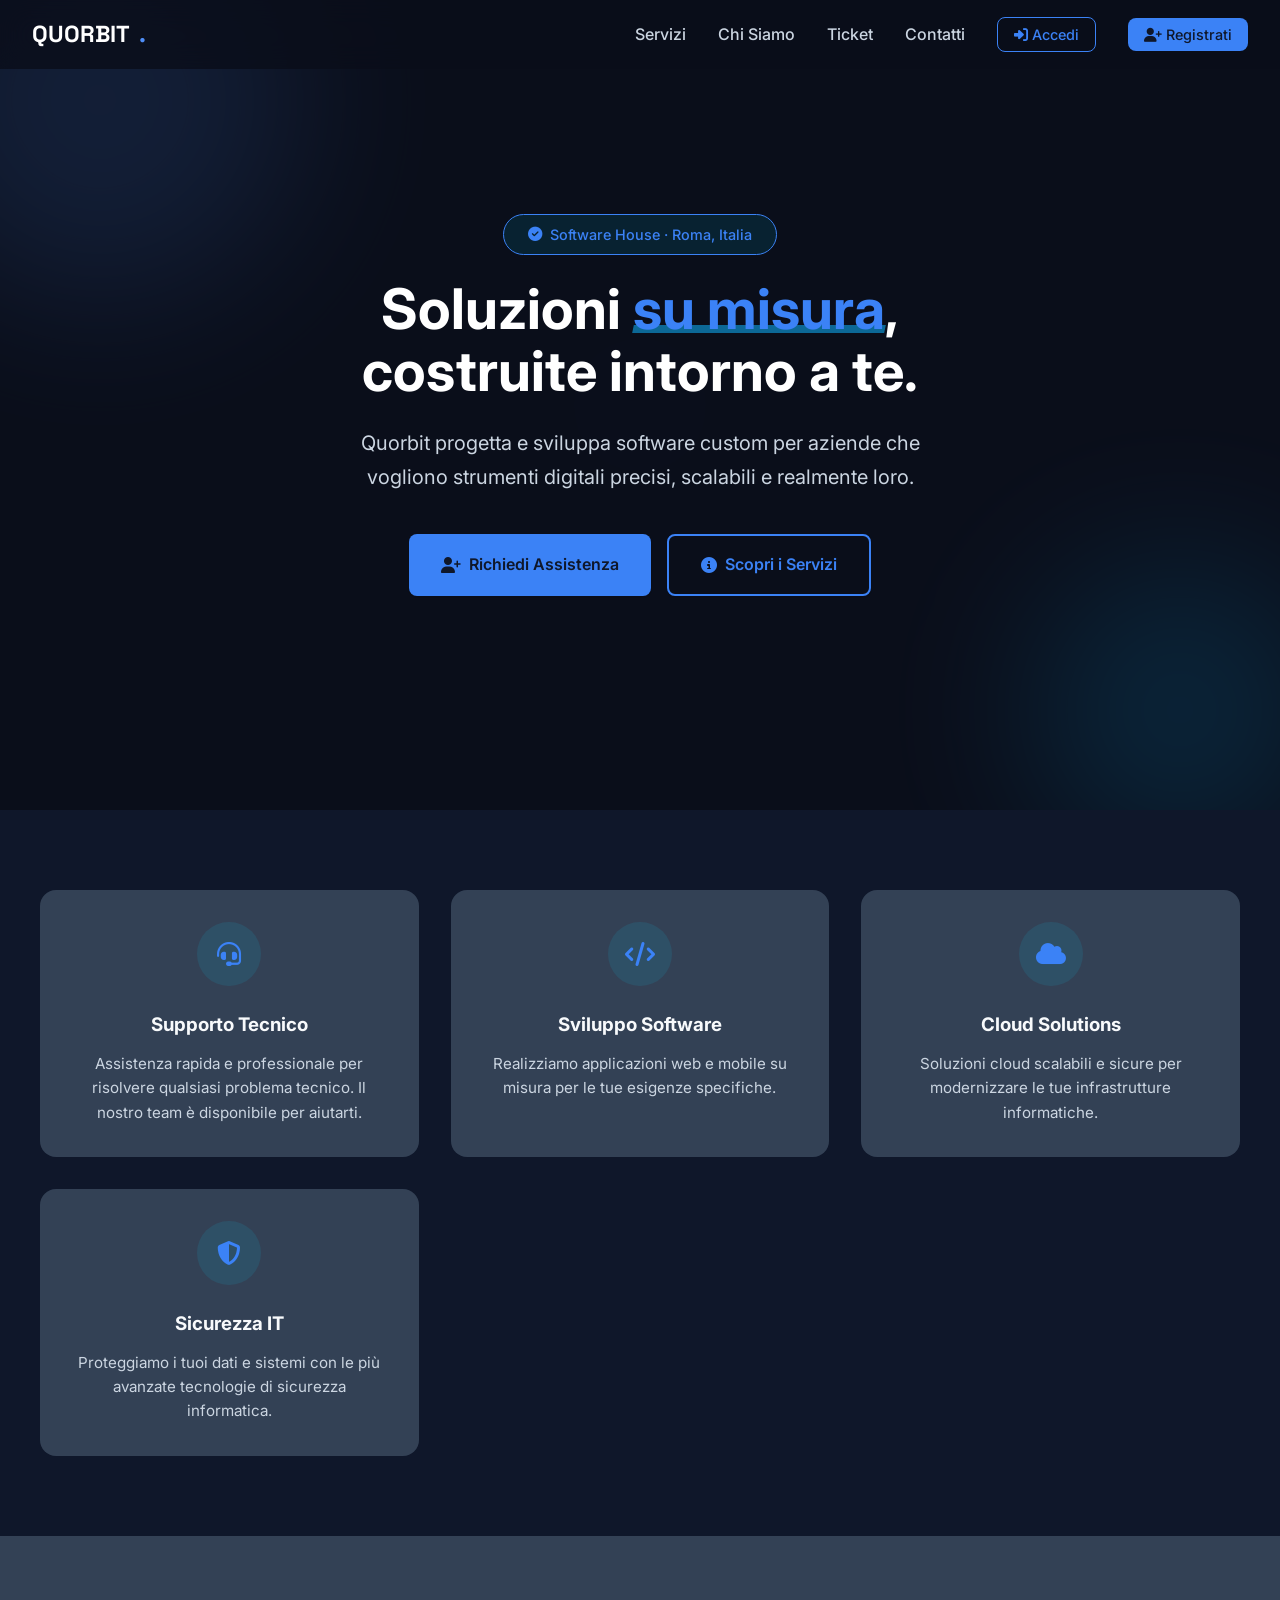
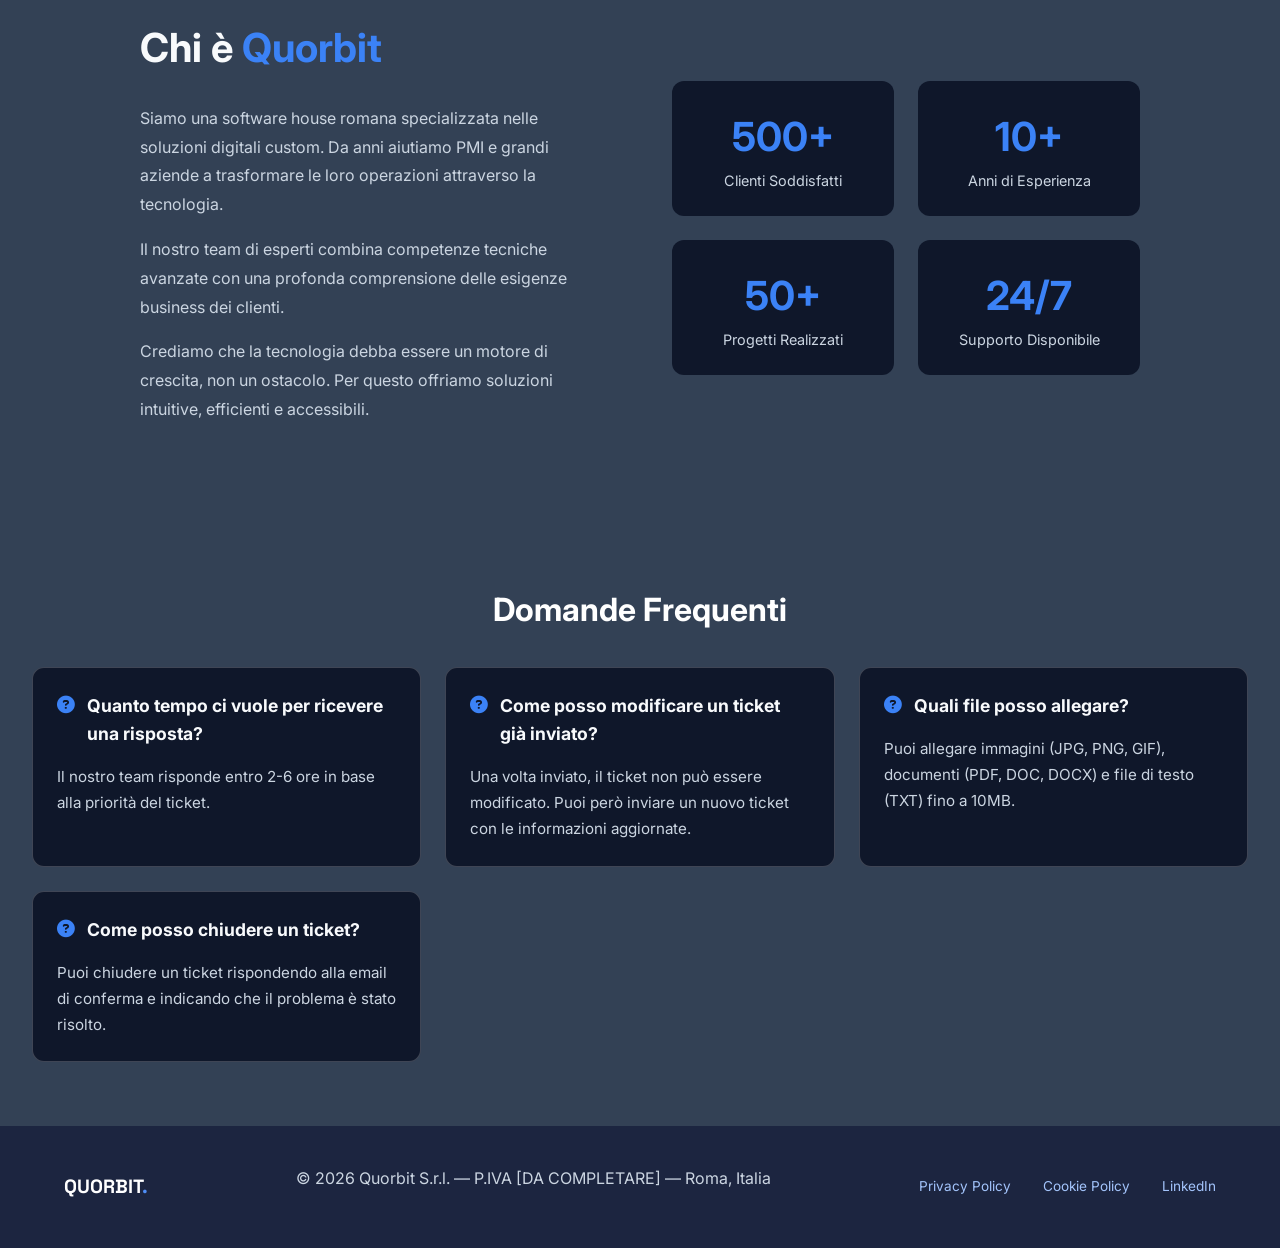
<file: index.html>
<!DOCTYPE html>
<html lang="it">
<head>
    <meta charset="UTF-8">
    <meta name="viewport" content="width=device-width, initial-scale=1.0">
    <title>Quorbit – Custom Solutions. Precise Orbit.</title>
    <meta name="description" content="Quorbit - Software house romana. Sviluppiamo soluzioni digitali custom, automazione processi e applicazioni web su misura per la tua azienda.">
    <meta name="keywords" content="quorbit, software, sviluppo, assistenza, IT, consulenza, Roma">
    <meta property="og:title" content="Quorbit – Custom Solutions. Precise Orbit.">
    <meta property="og:description" content="Software house romana specializzata in soluzioni digitali custom">
    <meta property="og:type" content="website">
    <meta name="twitter:card" content="summary_large_image">
    <link href="https://fonts.googleapis.com/css2?family=Space+Grotesk:wght@400;500;600;700;800&family=Inter:wght@300;400;500;600&family=JetBrains+Mono:wght@400;500&display=swap" rel="stylesheet">
    <link rel="stylesheet" href="css/style.css">
    <link rel="preconnect" href="https://fonts.googleapis.com">
    <link rel="preconnect" href="https://fonts.gstatic.com" crossorigin>
    <link href="https://fonts.googleapis.com/css2?family=Inter:wght@400;500;600;700&display=swap" rel="stylesheet">
    <link rel="stylesheet" href="https://cdnjs.cloudflare.com/ajax/libs/font-awesome/6.5.1/css/all.min.css">
    <style>
        /* Override CSS variables for this page */
        :root {
            --orbit-blue: #4F8EF7;
            --deep-space: #0A0E1A;
            --midnight-navy: #1C2540;
            --stellar-light: #A3C4FB;
            --pure-white: #FFFFFF;
            --card-bg: #111827;
        }
        body {
            background: var(--deep-space);
            color: var(--pure-white);
            font-family: 'Inter', sans-serif;
        }
        .landing-hero {
            min-height: 90vh;
            display: flex;
            flex-direction: column;
            justify-content: center;
            align-items: center;
            text-align: center;
            padding: 2rem;
            position: relative;
            overflow: hidden;
        }
        .landing-hero .hero-bg-elements {
            position: absolute;
            inset: 0;
            z-index: 0;
        }
        .landing-hero .hero-content {
            position: relative;
            z-index: 1;
            max-width: 800px;
        }
        .landing-hero .company-badge {
            display: inline-flex;
            align-items: center;
            gap: 0.5rem;
            background: rgba(0, 212, 255, 0.1);
            border: 1px solid var(--accent);
            padding: 0.5rem 1.5rem;
            border-radius: 50px;
            color: var(--accent);
            font-size: 0.9rem;
            font-weight: 500;
            margin-bottom: 1.5rem;
        }
        .landing-hero h1 {
            font-size: 3.5rem;
            line-height: 1.1;
            margin-bottom: 1.5rem;
        }
        .landing-hero h1 .highlight {
            color: var(--accent);
        }
        .landing-hero .subtitle {
            font-size: 1.25rem;
            color: var(--text-light);
            margin-bottom: 2.5rem;
            line-height: 1.7;
        }
        .landing-cta {
            display: flex;
            gap: 1rem;
            justify-content: center;
            flex-wrap: wrap;
        }
        .landing-cta .btn {
            padding: 1rem 2rem;
            font-size: 1rem;
            border-radius: 8px;
        }
        .landing-cta .btn-primary {
            background: var(--accent);
            color: var(--primary-dark);
        }
        .landing-cta .btn-primary:hover {
            background: #00b8e0;
        }
        .landing-cta .btn-outline {
            background: transparent;
            border: 2px solid var(--accent);
            color: var(--accent);
        }
        .landing-cta .btn-outline:hover {
            background: rgba(0, 212, 255, 0.1);
        }
        /* Features Section */
        .features-section {
            padding: 5rem 2rem;
            background: var(--primary-dark);
        }
        .features-grid {
            display: grid;
            grid-template-columns: repeat(auto-fit, minmax(280px, 1fr));
            gap: 2rem;
            max-width: 1200px;
            margin: 0 auto;
        }
        .feature-card {
            background: var(--bg-white);
            padding: 2rem;
            border-radius: 16px;
            text-align: center;
            transition: transform 0.3s ease;
        }
        .feature-card:hover {
            transform: translateY(-5px);
        }
        .feature-card .feature-icon {
            width: 64px;
            height: 64px;
            background: rgba(0, 212, 255, 0.1);
            border-radius: 50%;
            display: flex;
            align-items: center;
            justify-content: center;
            margin: 0 auto 1.5rem;
            color: var(--accent);
            font-size: 1.5rem;
        }
        .feature-card h3 {
            color: var(--text-dark);
            margin-bottom: 0.75rem;
        }
        .feature-card p {
            color: var(--text-light);
            font-size: 0.95rem;
            line-height: 1.6;
        }
        /* About Section */
        .about-section {
            padding: 5rem 2rem;
            background: var(--bg-white);
        }
        .about-container {
            max-width: 1000px;
            margin: 0 auto;
            display: grid;
            grid-template-columns: 1fr 1fr;
            gap: 4rem;
            align-items: center;
        }
        .about-content h2 {
            font-size: 2.5rem;
            margin-bottom: 1.5rem;
            color: var(--text-dark);
        }
        .about-content h2 span {
            color: var(--accent);
        }
        .about-content p {
            color: var(--text-light);
            line-height: 1.8;
            margin-bottom: 1rem;
        }
        .about-stats {
            display: grid;
            grid-template-columns: repeat(2, 1fr);
            gap: 1.5rem;
        }
        .stat-item {
            background: var(--primary-dark);
            padding: 1.5rem;
            border-radius: 12px;
            text-align: center;
        }
        .stat-item .stat-number {
            font-size: 2.5rem;
            font-weight: 700;
            color: var(--accent);
        }
        .stat-item .stat-label {
            color: var(--text-light);
            font-size: 0.9rem;
        }
        /* Contact CTA */
        .contact-cta {
            padding: 5rem 2rem;
            background: linear-gradient(135deg, var(--primary-dark) 0%, #002a30 100%);
            text-align: center;
        }
        .contact-cta h2 {
            font-size: 2.5rem;
            margin-bottom: 1rem;
            color: var(--text-dark);
        }
        .contact-cta p {
            color: var(--text-light);
            margin-bottom: 2rem;
            font-size: 1.1rem;
        }
        @media (max-width: 768px) {
            .landing-hero h1 {
                font-size: 2.5rem;
            }
            .about-container {
                grid-template-columns: 1fr;
                gap: 2rem;
            }
        }
    </style>
</head>
<body>
    <a href="#main-content" class="skip-link">Salta al contenuto principale</a>

    <header class="header">
        <nav class="nav">
            <a href="index.html" class="logo">
                QUORBIT<span class="dot">.</span>
            </a>
            <button class="hamburger" aria-label="Apri menu">
                <span></span><span></span><span></span>
            </button>
            <ul class="nav-links" id="nav-links">
                <li><a href="#servizi">Servizi</a></li>
                <li><a href="#chi-siamo">Chi Siamo</a></li>
                <li><a href="#ticket">Ticket</a></li>
                <li><a href="#contatti">Contatti</a></li>
                <li id="nav-login"><a href="login.html" class="btn-login">Accedi</a></li>
                <li id="nav-register"><a href="registrazione.html" class="btn-register">Registrati</a></li>
            </ul>
        </nav>
    </header>

    <main id="main-content">
        <!-- Hero Section -->
        <section class="hero landing-hero">
            <div class="hero-bg-elements">
                <div class="hero-blob hero-blob-1"></div>
                <div class="hero-blob hero-blob-2"></div>
                <div class="hero-blob hero-blob-3"></div>
            </div>
            <div class="hero-content">
                <div class="company-badge">
                    <i class="fas fa-check-circle"></i>
                    <span>Software House · Roma, Italia</span>
                </div>
                <h1>Soluzioni <span class="highlight">su misura</span>,<br>costruite intorno a te.</h1>
                <p class="subtitle">Quorbit progetta e sviluppa software custom per aziende che vogliono strumenti digitali precisi, scalabili e realmente loro.</p>
                <div class="landing-cta">
                    <a href="registrazione.html" class="btn btn-primary">
                        <i class="fas fa-user-plus"></i> Richiedi Assistenza
                    </a>
                    <a href="#servizi" class="btn btn-outline">
                        <i class="fas fa-info-circle"></i> Scopri i Servizi
                    </a>
                </div>
            </div>
        </section>

        <!-- Features Section -->
        <section id="servizi" class="features-section">
            <div class="features-grid">
                <div class="feature-card fade-in">
                    <div class="feature-icon">
                        <i class="fas fa-headset"></i>
                    </div>
                    <h3>Supporto Tecnico</h3>
                    <p>Assistenza rapida e professionale per risolvere qualsiasi problema tecnico. Il nostro team è disponibile per aiutarti.</p>
                </div>
                <div class="feature-card fade-in">
                    <div class="feature-icon">
                        <i class="fas fa-code"></i>
                    </div>
                    <h3>Sviluppo Software</h3>
                    <p>Realizziamo applicazioni web e mobile su misura per le tue esigenze specifiche.</p>
                </div>
                <div class="feature-card fade-in">
                    <div class="feature-icon">
                        <i class="fas fa-cloud"></i>
                    </div>
                    <h3>Cloud Solutions</h3>
                    <p>Soluzioni cloud scalabili e sicure per modernizzare le tue infrastrutture informatiche.</p>
                </div>
                <div class="feature-card fade-in">
                    <div class="feature-icon">
                        <i class="fas fa-shield-alt"></i>
                    </div>
                    <h3>Sicurezza IT</h3>
                    <p>Proteggiamo i tuoi dati e sistemi con le più avanzate tecnologie di sicurezza informatica.</p>
                </div>
            </div>
        </section>

        <!-- About Section -->
        <section id="chi-siamo" class="about-section">
            <div class="about-container">
                <div class="about-content">
                    <h2>Chi è <span>Quorbit</span></h2>
                    <p>Siamo una software house romana specializzata nelle soluzioni digitali custom. Da anni aiutiamo PMI e grandi aziende a trasformare le loro operazioni attraverso la tecnologia.</p>
                    <p>Il nostro team di esperti combina competenze tecniche avanzate con una profonda comprensione delle esigenze business dei clienti.</p>
                    <p>Crediamo che la tecnologia debba essere un motore di crescita, non un ostacolo. Per questo offriamo soluzioni intuitive, efficienti e accessibili.</p>
                </div>
                <div class="about-stats">
                    <div class="stat-item">
                        <div class="stat-number">500+</div>
                        <div class="stat-label">Clienti Soddisfatti</div>
                    </div>
                    <div class="stat-item">
                        <div class="stat-number">10+</div>
                        <div class="stat-label">Anni di Esperienza</div>
                    </div>
                    <div class="stat-item">
                        <div class="stat-number">50+</div>
                        <div class="stat-label">Progetti Realizzati</div>
                    </div>
                    <div class="stat-item">
                        <div class="stat-number">24/7</div>
                        <div class="stat-label">Supporto Disponibile</div>
                    </div>
                </div>
            </div>
        </section>


        <!-- FAQ Section -->
        <section id="faq" class="faq-section">
            <h2>Domande Frequenti</h2>
            <div class="faq-grid">
                <article class="faq-item fade-in">
                    <h3><i class="fas fa-question-circle"></i> Quanto tempo ci vuole per ricevere una risposta?</h3>
                    <p>Il nostro team risponde entro 2-6 ore in base alla priorità del ticket.</p>
                </article>
                <article class="faq-item fade-in">
                    <h3><i class="fas fa-question-circle"></i> Come posso modificare un ticket già inviato?</h3>
                    <p>Una volta inviato, il ticket non può essere modificato. Puoi però inviare un nuovo ticket con le informazioni aggiornate.</p>
                </article>
                <article class="faq-item fade-in">
                    <h3><i class="fas fa-question-circle"></i> Quali file posso allegare?</h3>
                    <p>Puoi allegare immagini (JPG, PNG, GIF), documenti (PDF, DOC, DOCX) e file di testo (TXT) fino a 10MB.</p>
                </article>
                <article class="faq-item fade-in">
                    <h3><i class="fas fa-question-circle"></i> Come posso chiudere un ticket?</h3>
                    <p>Puoi chiudere un ticket rispondendo alla email di conferma e indicando che il problema è stato risolto.</p>
                </article>
            </div>
        </section>
    </main>

    <footer class="footer">
        <span class="footer-logo">QUORBIT<span class="dot">.</span></span>
        <p>© 2026 Quorbit S.r.l. — P.IVA [DA COMPLETARE] — Roma, Italia</p>
        <div class="footer-links">
            <a href="#">Privacy Policy</a>
            <a href="#">Cookie Policy</a>
            <a href="#">LinkedIn</a>
        </div>
    </footer>

    <script src="js/storage.js?v=20260306"></script>
    <script src="js/config.js?v=20260306"></script>
    <script src="js/api-client.js?v=20260306"></script>
    <script src="js/main.js?v=20260306"></script>
</body>
</html>
</file>
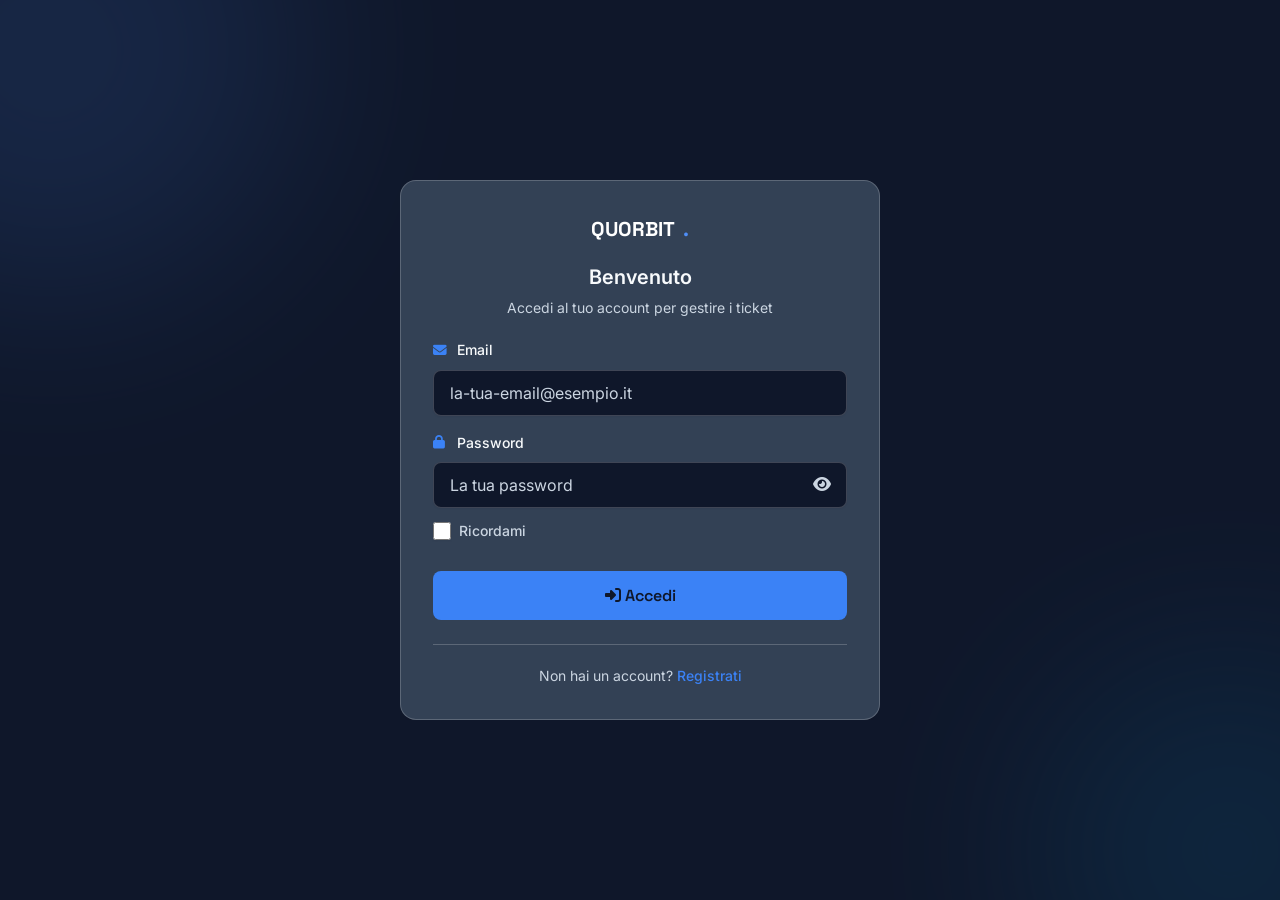
<file: dashboard.html>
<!DOCTYPE html>
<html lang="it">
<head>
    <meta charset="UTF-8">
    <meta name="viewport" content="width=device-width, initial-scale=1.0">
    <title>Dashboard - Quorbit</title>
    <meta name="description" content="Gestisci i tuoi ticket di assistenza Quorbit">
    <meta property="og:title" content="Dashboard - Quorbit">
    <meta property="og:type" content="website">
    <link rel="stylesheet" href="css/style.css">
    <link rel="stylesheet" href="css/dashboard.css">
    <link rel="preconnect" href="https://fonts.googleapis.com">
    <link rel="preconnect" href="https://fonts.gstatic.com" crossorigin>
    <link href="https://fonts.googleapis.com/css2?family=Space+Grotesk:wght@400;500;600;700;800&family=Inter:wght@300;400;500;600&family=JetBrains+Mono:wght@400;500&display=swap" rel="stylesheet">
    <link rel="stylesheet" href="https://cdnjs.cloudflare.com/ajax/libs/font-awesome/6.5.1/css/all.min.css">
    <style>
        :root {
            --orbit-blue: #4F8EF7;
            --deep-space: #0A0E1A;
            --midnight-navy: #1C2540;
            --stellar-light: #A3C4FB;
            --pure-white: #FFFFFF;
            --card-bg: #111827;
            --border: rgba(79,142,247,0.18);
        }
        body {
            background: var(--deep-space);
            color: var(--pure-white);
            font-family: 'Inter', sans-serif;
        }
    </style>
</head>
<body>
    <!-- Dashboard Header -->
    <header class="dashboard-header">
        <a href="dashboard.html" class="dashboard-brand">
            QUORBIT<span class="dot">.</span>
        </a>

        <div class="dashboard-user-menu">
            <button class="mobile-toggle" onclick="toggleSidebar()">
                <i class="fas fa-bars"></i>
            </button>
            <div class="dashboard-user-info" onclick="toggleUserDropdown()">
                <div class="user-avatar" id="user-avatar">U</div>
                <div class="user-details">
                    <span class="user-name" id="user-name">Utente</span>
                    <span class="user-email" id="user-email">utente@email.it</span>
                </div>
                <i class="fas fa-chevron-down" style="color: var(--text-light); font-size: 0.75rem;"></i>
            </div>
            <div class="user-dropdown" id="user-dropdown">
                <a href="profilo.html"><i class="fas fa-user"></i> Il mio Profilo</a>
                <a href="index.html"><i class="fas fa-home"></i> Torna al Sito</a>
                <div class="divider"></div>
                <button onclick="logout()"><i class="fas fa-sign-out-alt"></i> Esci</button>
            </div>
        </div>
    </header>

    <div class="dashboard-layout">
        <!-- Sidebar -->
        <aside class="dashboard-sidebar" id="sidebar">
            <nav class="sidebar-nav">
                <div class="sidebar-section">
                    <ul class="sidebar-menu">
                        <li><a href="dashboard.html" class="active"><i class="fas fa-ticket-alt"></i> I miei Ticket</a></li>
                        <li><a href="#" id="sidebar-new-ticket"><i class="fas fa-plus-circle"></i> Nuovo Ticket</a></li>
                    </ul>
                </div>
                <div class="sidebar-section">
                    <ul class="sidebar-menu">
                        <li><a href="profilo.html"><i class="fas fa-user-cog"></i> Profilo</a></li>
                        <li><a href="index.html"><i class="fas fa-question-circle"></i> FAQ</a></li>
                    </ul>
                </div>
            </nav>
        </aside>

        <!-- Main Content -->
        <main class="dashboard-main">
            <div class="dashboard-stats">
                <div class="stat-card">
                    <div class="stat-icon primary">
                        <i class="fas fa-ticket-alt"></i>
                    </div>
                    <div class="stat-content">
                        <div class="stat-value" id="stat-totali">0</div>
                        <div class="stat-label">Ticket Totali</div>
                    </div>
                </div>
                <div class="stat-card">
                    <div class="stat-icon info">
                        <i class="fas fa-folder-open"></i>
                    </div>
                    <div class="stat-content">
                        <div class="stat-value" id="stat-aperti">0</div>
                        <div class="stat-label">Aperti</div>
                    </div>
                </div>
                <div class="stat-card">
                    <div class="stat-icon warning">
                        <i class="fas fa-spinner"></i>
                    </div>
                    <div class="stat-content">
                        <div class="stat-value" id="stat-in-lavorazione">0</div>
                        <div class="stat-label">In Lavorazione</div>
                    </div>
                </div>
                <div class="stat-card">
                    <div class="stat-icon success">
                        <i class="fas fa-check-circle"></i>
                    </div>
                    <div class="stat-content">
                        <div class="stat-value" id="stat-risolti">0</div>
                        <div class="stat-label">Risolti</div>
                    </div>
                </div>
            </div>

            <div class="dashboard-content">
                <div class="content-header">
                    <h2>I tuoi Ticket</h2>
                    <div class="content-actions">
                        <div class="search-box">
                            <i class="fas fa-search"></i>
                            <input type="text" id="search-tickets" placeholder="Cerca ticket..." oninput="filterTickets()">
                        </div>
                        <select class="filter-select" id="filter-state" onchange="filterTickets()">
                            <option value="tutti">Tutti gli stati</option>
                            <option value="apertura">Aperti</option>
                            <option value="in-lavorazione">In lavorazione</option>
                            <option value="risolto">Risolti</option>
                        </select>
                        <select class="filter-select" id="filter-category" onchange="filterTickets()">
                            <option value="tutte">Tutte le categorie</option>
                            <option value="tecnico">Problema Tecnico</option>
                            <option value="fatturazione">Fatturazione</option>
                            <option value="account">Problema Account</option>
                            <option value="ordine">Stato Ordine</option>
                            <option value="altro">Altro</option>
                        </select>
                        <button id="show-create-ticket-form" class="btn">
                            <i class="fas fa-plus"></i> Nuovo
                        </button>
                    </div>
                </div>

                <!-- Ticket Creation Form Section -->
                <section id="ticket-form-section" class="ticket-form-section" style="display: none; padding: 2rem; background: var(--card-bg); border-radius: 12px; margin-bottom: 2rem;">
                    <h3>Crea nuovo ticket</h3>
                    <form id="ticket-form" class="ticket-form">
                        <div class="form-row">
                            <div class="form-group">
                                <label for="nome"><i class="fas fa-user"></i> Nome</label>
                                <input type="text" id="nome" name="nome" required placeholder="Il tuo nome">
                            </div>
                            <div class="form-group">
                                <label for="cognome"><i class="fas fa-user"></i> Cognome</label>
                                <input type="text" id="cognome" name="cognome" required placeholder="Il tuo cognome">
                            </div>
                        </div>

                        <div class="form-group">
                            <label for="email"><i class="fas fa-envelope"></i> Email</label>
                            <input type="email" id="email" name="email" required placeholder="la-tua-email@esempio.it">
                        </div>

                        <div class="form-group">
                            <label for="telefono"><i class="fas fa-phone"></i> Telefono (opzionale)</label>
                            <input type="tel" id="telefono" name="telefono" placeholder="+39 123 456 7890">
                        </div>

                        <div class="form-group">
                            <label for="categoria"><i class="fas fa-tag"></i> Categoria</label>
                            <select id="categoria" name="categoria" required>
                                <option value="">Seleziona una categoria</option>
                                <option value="tecnico">Problema Tecnico</option>
                                <option value="fatturazione">Fatturazione</option>
                                <option value="account">Problema Account</option>
                                <option value="ordine">Stato Ordine</option>
                                <option value="altro">Altro</option>
                            </select>
                        </div>

                        <div class="form-group">
                            <label for="priorita"><i class="fas fa-exclamation-circle"></i> Priorità</label>
                            <select id="priorita" name="priorita" required>
                                <option value="bassa">Bassa - Richiesta informativa</option>
                                <option value="media" selected>Media - Problema che non blocca l'attività</option>
                                <option value="alta">Alta - Problema urgente che blocca l'attività</option>
                            </select>
                        </div>

                        <div class="form-group">
                            <label for="oggetto"><i class="fas fa-heading"></i> Oggetto</label>
                            <input type="text" id="oggetto" name="oggetto" required placeholder="Breve descrizione del problema">
                        </div>

                        <div class="form-group">
                            <label for="messaggio"><i class="fas fa-comment-alt"></i> Descrizione del problema</label>
                            <textarea id="messaggio" name="messaggio" rows="6" required placeholder="Descrivi in dettaglio il problema..."></textarea>
                        </div>

                        <div class="form-group">
                            <label for="allegato"><i class="fas fa-paperclip"></i> Allegato (opzionale)</label>
                            <div class="file-upload">
                                <input type="file" id="allegato" name="allegato" accept=".jpg,.jpeg,.png,.gif,.pdf,.doc,.docx,.txt">
                                <label for="allegato" class="file-upload-label">
                                    <i class="fas fa-cloud-upload-alt"></i>
                                    <span>Scegli file o trascinalo qui</span>
                                </label>
                            </div>
                        </div>

                        <div class="form-group checkbox-group">
                            <input type="checkbox" id="privacy" name="privacy" required>
                            <label for="privacy">Ho letto e accetto la <a href="#">Privacy Policy</a></label>
                        </div>

                        <div class="form-actions">
                            <button type="submit" class="btn btn-submit">
                                <i class="fas fa-paper-plane"></i> Invia Ticket
                            </button>
                            <button type="button" id="cancel-ticket-form" class="btn btn-secondary">
                                <i class="fas fa-times"></i> Annulla
                            </button>
                        </div>
                    </form>

                    <div id="success-message" class="success-message" style="display: none;">
                        <div class="success-icon">
                            <i class="fas fa-check-circle"></i>
                        </div>
                        <h2>Ticket Inviato!</h2>
                        <p>Grazie per averci contattato. Il tuo ticket è stato registrato.</p>
                        <div class="ticket-id">
                            <span>Numero Ticket:</span>
                            <strong id="ticket-number"></strong>
                        </div>
                        <p class="success-note">Riceverai una conferma via email. Il nostro team ti risponderà entro 2-6 ore.</p>
                        <button type="button" class="btn" onclick="resetForm()">Invia un altro ticket</button>
                    </div>
                </section>

                <div class="ticket-list" id="ticket-list">
                    <!-- Ticket items will be rendered here -->
                </div>
            </div>
        </main>
    </div>

    <script src="js/storage.js"></script>
    <script src="js/config.js"></script>
    <script src="js/api-client.js"></script>
    <script src="js/dashboard.js"></script>
</body>
</html>
</file>
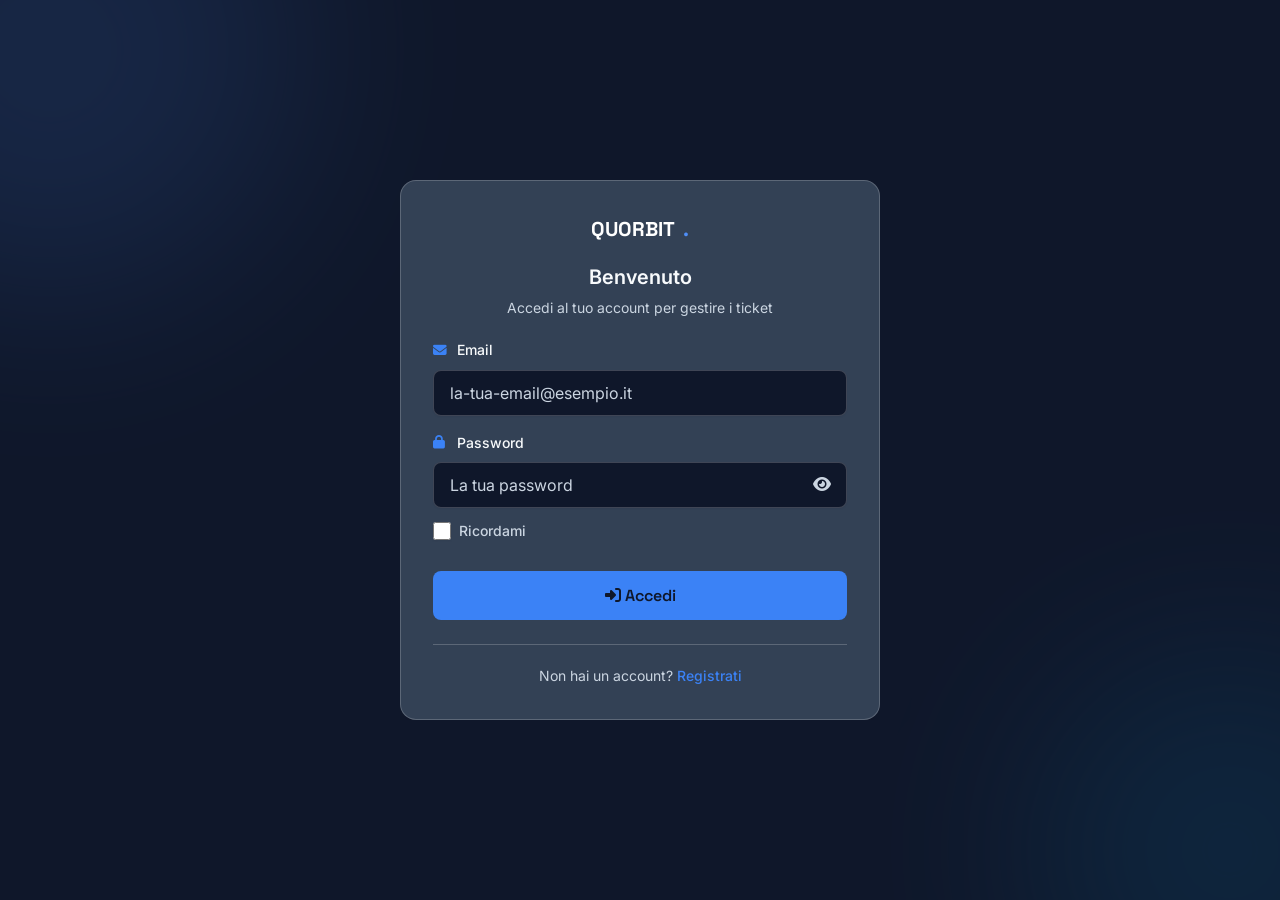
<file: login.html>
<!DOCTYPE html>
<html lang="it">
<head>
    <meta charset="UTF-8">
    <meta name="viewport" content="width=device-width, initial-scale=1.0">
    <title>Accedi - Quorbit</title>
    <meta name="description" content="Accedi al portale Quorbit per gestire i tuoi ticket di assistenza">
    <meta name="keywords" content="login, accesso, assistenza, supporto, quorbit">
    <meta property="og:title" content="Accedi - Quorbit">
    <meta property="og:description" content="Accedi al portale per gestire i tuoi ticket">
    <meta property="og:type" content="website">
    <meta name="twitter:card" content="summary_large_image">
    <link rel="stylesheet" href="css/style.css">
    <link rel="stylesheet" href="css/auth.css">
    <link rel="preconnect" href="https://fonts.googleapis.com">
    <link rel="preconnect" href="https://fonts.gstatic.com" crossorigin>
    <link href="https://fonts.googleapis.com/css2?family=Space+Grotesk:wght@400;500;600;700;800&family=Inter:wght@300;400;500;600&family=JetBrains+Mono:wght@400;500&display=swap" rel="stylesheet">
    <link rel="stylesheet" href="https://cdnjs.cloudflare.com/ajax/libs/font-awesome/6.5.1/css/all.min.css">
    <style>
        :root {
            --orbit-blue: #4F8EF7;
            --deep-space: #0A0E1A;
            --midnight-navy: #1C2540;
            --stellar-light: #A3C4FB;
            --pure-white: #FFFFFF;
            --card-bg: #111827;
            --border: rgba(79,142,247,0.18);
        }
        body {
            background: var(--deep-space);
            color: var(--pure-white);
            font-family: 'Inter', sans-serif;
        }
    </style>
</head>
<body class="auth-page">
    <div class="auth-bg-elements">
        <div class="auth-blob auth-blob-1"></div>
        <div class="auth-blob auth-blob-2"></div>
    </div>

    <div class="auth-container">
        <div class="auth-card">
            <div class="auth-header">
                <a href="index.html" class="auth-logo">
                    QUORBIT<span class="dot">.</span>
                </a>
                <h1>Benvenuto</h1>
                <p>Accedi al tuo account per gestire i ticket</p>
            </div>

            <div id="error-message" class="form-error"></div>

            <form id="login-form" class="auth-form">
                <div class="form-group">
                    <label for="email">
                        <i class="fas fa-envelope"></i> Email
                    </label>
                    <input type="email" id="email" name="email" required
                           placeholder="la-tua-email@esempio.it"
                           autocomplete="email">
                </div>

                <div class="form-group">
                    <label for="password">
                        <i class="fas fa-lock"></i> Password
                    </label>
                    <div class="password-input-wrapper">
                        <input type="password" id="password" name="password" required
                               placeholder="La tua password"
                               autocomplete="current-password">
                        <button type="button" class="toggle-password" onclick="togglePasswordVisibility('password')">
                            <i class="fas fa-eye"></i>
                        </button>
                    </div>
                </div>

                <div class="remember-me">
                    <input type="checkbox" id="remember" name="remember">
                    <label for="remember">Ricordami</label>
                </div>

                <button type="submit" class="btn-submit">
                    <i class="fas fa-sign-in-alt"></i> Accedi
                </button>
            </form>

            <div class="auth-footer">
                <p>Non hai un account? <a href="registrazione.html">Registrati</a></p>
            </div>
        </div>
    </div>

    <script src="js/storage.js?v=20260306"></script>
    <script src="js/config.js?v=20260306"></script>
    <script src="js/api-client.js?v=20260306"></script>
    <script src="js/auth.js?v=20260306"></script>
    <script>
        // Reindirizza se già loggato
        if (window.userManager && window.userManager.isLoggedIn()) {
            window.location.href = 'dashboard.html';
        }
    </script>
</body>
</html>
</file>
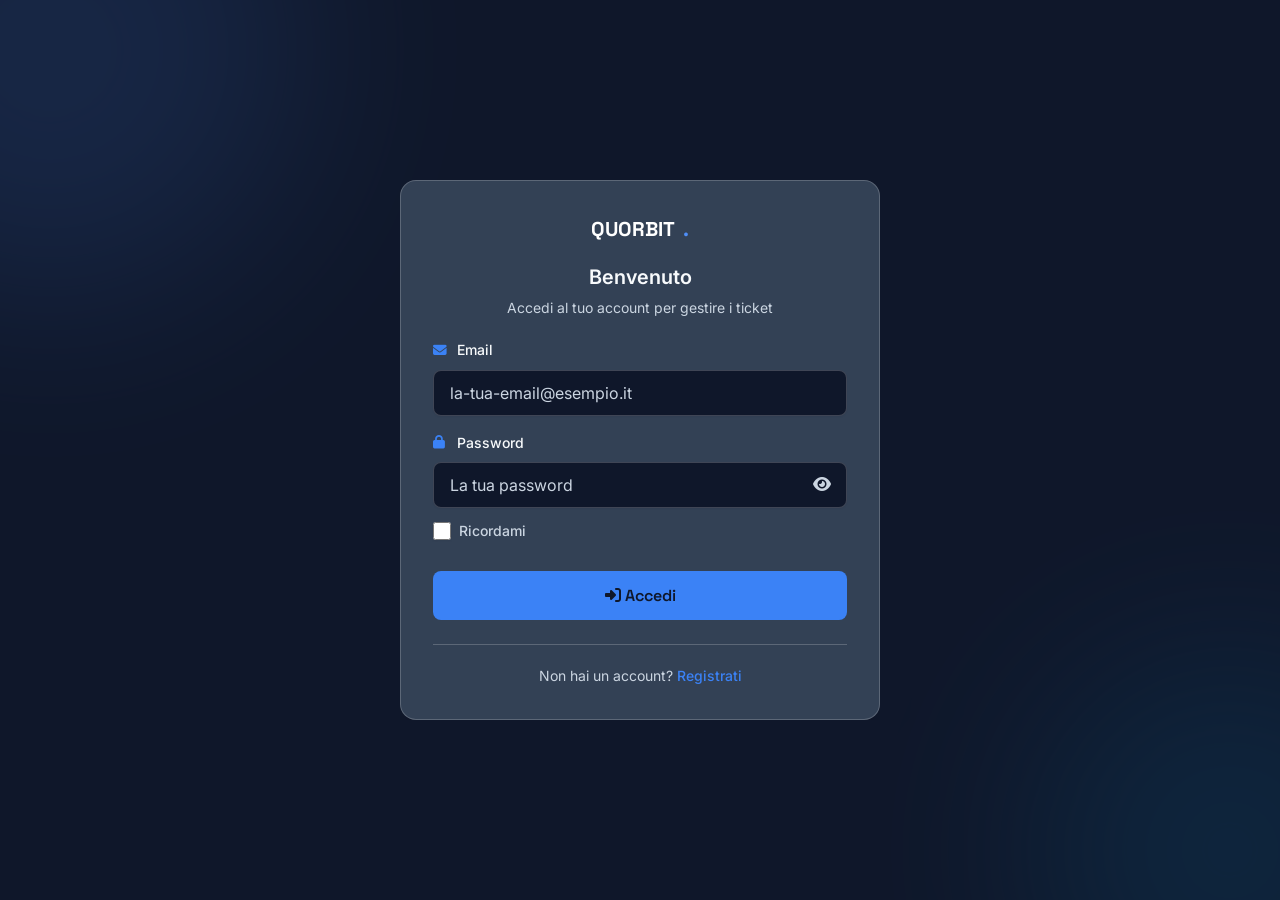
<file: profilo.html>
<!DOCTYPE html>
<html lang="it">
<head>
    <meta charset="UTF-8">
    <meta name="viewport" content="width=device-width, initial-scale=1.0">
    <title>Profilo - Quorbit</title>
    <meta name="description" content="Gestisci il tuo profilo utente Quorbit">
    <meta property="og:title" content="Profilo - Quorbit">
    <meta property="og:type" content="website">
    <link rel="stylesheet" href="css/style.css">
    <link rel="stylesheet" href="css/dashboard.css">
    <link rel="preconnect" href="https://fonts.googleapis.com">
    <link rel="preconnect" href="https://fonts.gstatic.com" crossorigin>
    <link href="https://fonts.googleapis.com/css2?family=Space+Grotesk:wght@400;500;600;700;800&family=Inter:wght@300;400;500;600&family=JetBrains+Mono:wght@400;500&display=swap" rel="stylesheet">
    <link rel="stylesheet" href="https://cdnjs.cloudflare.com/ajax/libs/font-awesome/6.5.1/css/all.min.css">
    <style>
        :root {
            --orbit-blue: #4F8EF7;
            --deep-space: #0A0E1A;
            --midnight-navy: #1C2540;
            --stellar-light: #A3C4FB;
            --pure-white: #FFFFFF;
            --card-bg: #111827;
            --border: rgba(79,142,247,0.18);
        }
        body {
            background: var(--deep-space);
            color: var(--pure-white);
            font-family: 'Inter', sans-serif;
        }
        .profile-page {
            max-width: 800px;
            margin: 0 auto;
            padding-top: 100px;
            padding-bottom: 2rem;
        }
        .profile-page .dashboard-content {
            margin-bottom: 2rem;
        }
    </style>
</head>
<body>
    <!-- Dashboard Header -->
    <header class="dashboard-header">
        <a href="dashboard.html" class="dashboard-brand">
            QUORBIT<span class="dot">.</span>
        </a>

        <div class="dashboard-user-menu">
            <a href="dashboard.html" class="btn" style="padding: 0.5rem 1rem; font-size: 0.85rem;">
                <i class="fas fa-arrow-left"></i> Dashboard
            </a>
            <div class="dashboard-user-info" onclick="toggleUserDropdown()">
                <div class="user-avatar" id="user-avatar">U</div>
                <div class="user-details">
                    <span class="user-name" id="user-name">Utente</span>
                    <span class="user-email" id="user-email">utente@email.it</span>
                </div>
                <i class="fas fa-chevron-down" style="color: var(--text-light); font-size: 0.75rem;"></i>
            </div>
            <div class="user-dropdown" id="user-dropdown">
                <a href="profilo.html"><i class="fas fa-user"></i> Il mio Profilo</a>
                <a href="index.html"><i class="fas fa-home"></i> Torna al Sito</a>
                <div class="divider"></div>
                <button onclick="logout()"><i class="fas fa-sign-out-alt"></i> Esci</button>
            </div>
        </div>
    </header>

    <main class="profile-page">
        <div id="message-container"></div>

        <!-- Info Profilo -->
        <section class="dashboard-content">
            <h3><i class="fas fa-user"></i> Informazioni Profilo</h3>
            <form id="profile-form" onsubmit="updateProfile(event)">
                <div class="profile-grid">
                    <div class="profile-field">
                        <label for="nome">Nome</label>
                        <input type="text" id="nome" name="nome" required>
                    </div>
                    <div class="profile-field">
                        <label for="cognome">Cognome</label>
                        <input type="text" id="cognome" name="cognome" required>
                    </div>
                    <div class="profile-field">
                        <label for="email">Email</label>
                        <input type="email" id="email" name="email" required>
                    </div>
                    <div class="profile-field">
                        <label for="telefono">Telefono</label>
                        <input type="tel" id="telefono" name="telefono" placeholder="+39 123 456 7890">
                    </div>
                </div>
                <button type="submit" class="btn" style="margin-top: 1.5rem;">
                    <i class="fas fa-save"></i> Salva Modifiche
                </button>
            </form>
        </section>

        <!-- Cambio Password -->
        <section class="dashboard-content">
            <h3><i class="fas fa-lock"></i> Cambia Password</h3>
            <form id="password-form" onsubmit="changePassword(event)">
                <div class="profile-grid">
                    <div class="profile-field">
                        <label for="old-password">Password Attuale</label>
                        <input type="password" id="old-password" name="old-password" required>
                    </div>
                    <div class="profile-field">
                        <label for="new-password">Nuova Password</label>
                        <input type="password" id="new-password" name="new-password" required>
                    </div>
                    <div class="profile-field">
                        <label for="confirm-password">Conferma Nuova Password</label>
                        <input type="password" id="confirm-password" name="confirm-password" required>
                    </div>
                </div>
                <button type="submit" class="btn" style="margin-top: 1.5rem;">
                    <i class="fas fa-key"></i> Cambia Password
                </button>
            </form>
        </section>

        <!-- Info Account -->
        <section class="dashboard-content">
            <h3><i class="fas fa-info-circle"></i> Informazioni Account</h3>
            <div class="profile-grid">
                <div class="profile-field">
                    <label>Data Registrazione</label>
                    <input type="text" id="data-registrazione" disabled>
                </div>
                <div class="profile-field">
                    <label>Ultimo Accesso</label>
                    <input type="text" id="ultimo-accesso" disabled>
                </div>
            </div>
        </section>
    </main>

    <script src="js/storage.js"></script>
    <script src="js/config.js"></script>
    <script src="js/api-client.js"></script>
    <script src="js/dashboard.js"></script>
    <script>
        // Carica dati utente
        document.addEventListener('DOMContentLoaded', () => {
            if (!window.userManager.isLoggedIn()) {
                window.location.href = 'login.html';
                return;
            }

            const user = window.userManager.getCurrentUser();
            if (user) {
                document.getElementById('nome').value = user.nome || '';
                document.getElementById('cognome').value = user.cognome || '';
                document.getElementById('email').value = user.email || '';
                document.getElementById('telefono').value = user.telefono || '';

                // Load avatar
                if (user.nome) {
                    document.getElementById('user-avatar').textContent = user.nome.charAt(0).toUpperCase();
                    document.getElementById('user-name').textContent = `${user.nome} ${user.cognome || ''}`;
                }
                document.getElementById('user-email').textContent = user.email || '';

                // Carica info account
                const userFull = window.userManager.getUserById(user.id);
                if (userFull) {
                    const dataReg = userFull.dataRegistrazione ? new Date(userFull.dataRegistrazione).toLocaleDateString('it-IT') : '-';
                    const ultimoAccesso = userFull.ultimoAccesso ? new Date(userFull.ultimoAccesso).toLocaleString('it-IT') : 'Primo accesso';

                    document.getElementById('data-registrazione').value = dataReg;
                    document.getElementById('ultimo-accesso').value = ultimoAccesso;
                }
            }
        });

        // Aggiorna profilo
        function updateProfile(e) {
            e.preventDefault();

            const user = window.userManager.getCurrentUser();
            if (!user) return;

            const result = window.userManager.updateProfile(user.id, {
                nome: document.getElementById('nome').value.trim(),
                cognome: document.getElementById('cognome').value.trim(),
                email: document.getElementById('email').value.trim(),
                telefono: document.getElementById('telefono').value.trim()
            });

            if (result.success) {
                showMessage('Profilo aggiornato con successo!', 'success');
                // Aggiorna UI
                document.getElementById('user-name').textContent = `${result.user.nome} ${result.user.cognome || ''}`;
                document.getElementById('user-email').textContent = result.user.email;
                document.getElementById('user-avatar').textContent = result.user.nome.charAt(0).toUpperCase();
            } else {
                showMessage(result.message, 'error');
            }
        }

        // Cambia password
        function changePassword(e) {
            e.preventDefault();

            const user = window.userManager.getCurrentUser();
            if (!user) return;

            const oldPassword = document.getElementById('old-password').value;
            const newPassword = document.getElementById('new-password').value;
            const confirmPassword = document.getElementById('confirm-password').value;

            if (newPassword !== confirmPassword) {
                showMessage('Le password non corrispondono', 'error');
                return;
            }

            if (newPassword.length < 8) {
                showMessage('La nuova password deve essere di almeno 8 caratteri', 'error');
                return;
            }

            const result = window.userManager.changePassword(user.id, oldPassword, newPassword);

            if (result.success) {
                showMessage('Password cambiata con successo!', 'success');
                document.getElementById('password-form').reset();
            } else {
                showMessage(result.message, 'error');
            }
        }

        // Mostra messaggio
        function showMessage(text, type) {
            const container = document.getElementById('message-container');
            container.innerHTML = `
                <div class="form-${type} show" style="margin-bottom: 1rem; max-width: 800px;">${text}</div>
            `;
            setTimeout(() => {
                container.innerHTML = '';
            }, 5000);
        }
    </script>
</body>
</html>
</file>
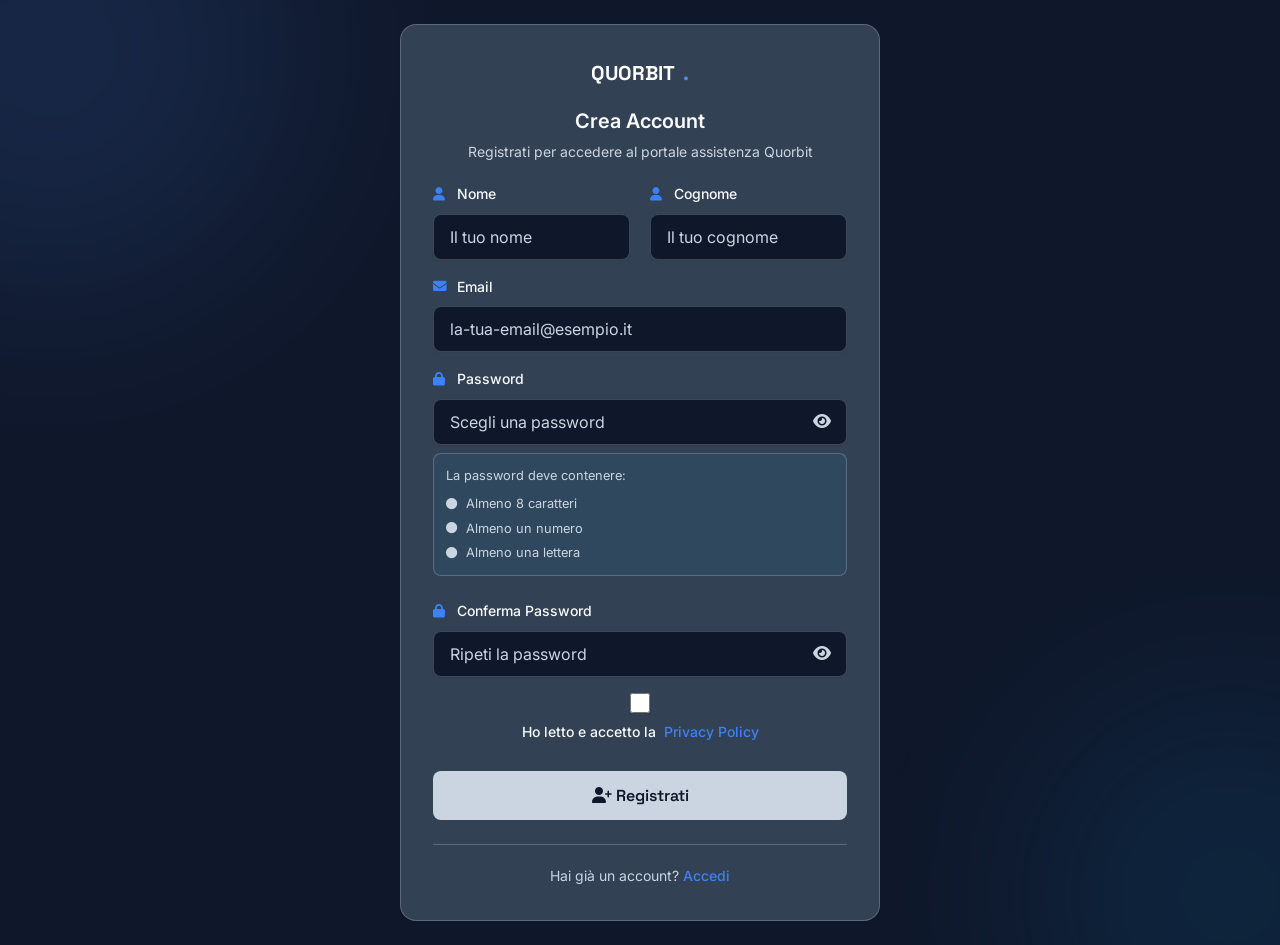
<file: registrazione.html>
<!DOCTYPE html>
<html lang="it">
<head>
    <meta charset="UTF-8">
    <meta name="viewport" content="width=device-width, initial-scale=1.0">
    <title>Registrati - Quorbit</title>
    <meta name="description" content="Registrati al portale Quorbit per richiedere assistenza">
    <meta name="keywords" content="registrazione, account, assistenza, supporto, quorbit">
    <meta property="og:title" content="Registrati - Quorbit">
    <meta property="og:description" content="Crea il tuo account per richiedere assistenza">
    <meta property="og:type" content="website">
    <meta name="twitter:card" content="summary_large_image">
    <link rel="stylesheet" href="css/style.css">
    <link rel="stylesheet" href="css/auth.css">
    <link rel="preconnect" href="https://fonts.googleapis.com">
    <link rel="preconnect" href="https://fonts.gstatic.com" crossorigin>
    <link href="https://fonts.googleapis.com/css2?family=Space+Grotesk:wght@400;500;600;700;800&family=Inter:wght@300;400;500;600&family=JetBrains+Mono:wght@400;500&display=swap" rel="stylesheet">
    <link rel="stylesheet" href="https://cdnjs.cloudflare.com/ajax/libs/font-awesome/6.5.1/css/all.min.css">
    <style>
        :root {
            --orbit-blue: #4F8EF7;
            --deep-space: #0A0E1A;
            --midnight-navy: #1C2540;
            --stellar-light: #A3C4FB;
            --pure-white: #FFFFFF;
            --card-bg: #111827;
            --border: rgba(79,142,247,0.18);
        }
        body {
            background: var(--deep-space);
            color: var(--pure-white);
            font-family: 'Inter', sans-serif;
        }
    </style>
</head>
<body class="auth-page">
    <div class="auth-bg-elements">
        <div class="auth-blob auth-blob-1"></div>
        <div class="auth-blob auth-blob-2"></div>
    </div>

    <div class="auth-container">
        <div class="auth-card">
            <div class="auth-header">
                <a href="index.html" class="auth-logo">
                    QUORBIT<span class="dot">.</span>
                </a>
                <h1>Crea Account</h1>
                <p>Registrati per accedere al portale assistenza Quorbit</p>
            </div>

            <div id="error-message" class="form-error"></div>
            <div id="success-message" class="form-success"></div>

            <form id="register-form" class="auth-form">
                <div class="form-row">
                    <div class="form-group">
                        <label for="nome">
                            <i class="fas fa-user"></i> Nome
                        </label>
                        <input type="text" id="nome" name="nome" required
                               placeholder="Il tuo nome"
                               autocomplete="given-name">
                    </div>

                    <div class="form-group">
                        <label for="cognome">
                            <i class="fas fa-user"></i> Cognome
                        </label>
                        <input type="text" id="cognome" name="cognome" required
                               placeholder="Il tuo cognome"
                               autocomplete="family-name">
                    </div>
                </div>

                <div class="form-group">
                    <label for="email">
                        <i class="fas fa-envelope"></i> Email
                    </label>
                    <input type="email" id="email" name="email" required
                           placeholder="la-tua-email@esempio.it"
                           autocomplete="email">
                </div>

                <div class="form-group">
                    <label for="password">
                        <i class="fas fa-lock"></i> Password
                    </label>
                    <div class="password-input-wrapper">
                        <input type="password" id="password" name="password" required
                               placeholder="Scegli una password"
                               autocomplete="new-password"
                               oninput="checkPasswordStrength(this.value)">
                        <button type="button" class="toggle-password" onclick="togglePasswordVisibility('password')">
                            <i class="fas fa-eye"></i>
                        </button>
                    </div>
                    <div class="password-requirements">
                        <p>La password deve contenere:</p>
                        <ul>
                            <li id="req-length"><i class="fas fa-circle"></i> Almeno 8 caratteri</li>
                            <li id="req-number"><i class="fas fa-circle"></i> Almeno un numero</li>
                            <li id="req-letter"><i class="fas fa-circle"></i> Almeno una lettera</li>
                        </ul>
                    </div>
                </div>

                <div class="form-group">
                    <label for="confirm-password">
                        <i class="fas fa-lock"></i> Conferma Password
                    </label>
                    <div class="password-input-wrapper">
                        <input type="password" id="confirm-password" name="confirm-password" required
                               placeholder="Ripeti la password"
                               autocomplete="new-password">
                        <button type="button" class="toggle-password" onclick="togglePasswordVisibility('confirm-password')">
                            <i class="fas fa-eye"></i>
                        </button>
                    </div>
                </div>

                <div class="form-group checkbox-group">
                    <input type="checkbox" id="privacy" name="privacy" required>
                    <label for="privacy">Ho letto e accetto la <a href="#">Privacy Policy</a></label>
                </div>

                <button type="submit" class="btn-submit" id="submit-btn" disabled>
                    <i class="fas fa-user-plus"></i> Registrati
                </button>
            </form>

            <div class="auth-footer">
                <p>Hai già un account? <a href="login.html">Accedi</a></p>
            </div>
        </div>
    </div>

    <script src="js/storage.js?v=20260306"></script>
    <script src="js/config.js?v=20260306"></script>
    <script src="js/api-client.js?v=20260306"></script>
    <script src="js/auth.js?v=20260306"></script>
    <script>
        // Reindirizza se già loggato
        if (window.userManager && window.userManager.isLoggedIn()) {
            window.location.href = 'dashboard.html';
        }
    </script>
</body>
</html>
</file>
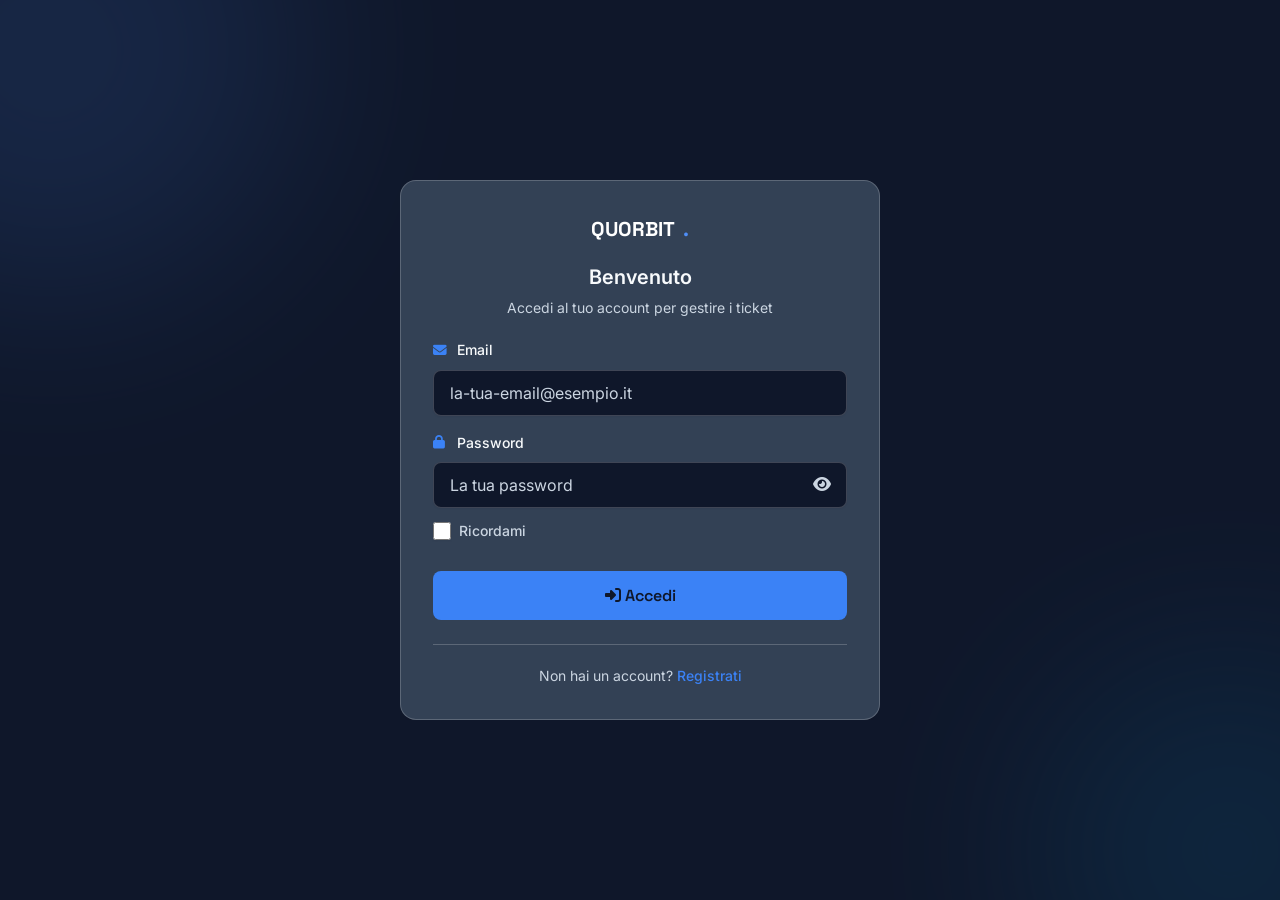
<file: ticket-dettaglio.html>
<!DOCTYPE html>
<html lang="it">
<head>
    <meta charset="UTF-8">
    <meta name="viewport" content="width=device-width, initial-scale=1.0">
    <title>Dettaglio Ticket - Quorbit</title>
    <meta name="description" content="Visualizza dettagli ticket di assistenza Quorbit">
    <meta property="og:title" content="Dettaglio Ticket - Quorbit">
    <meta property="og:type" content="website">
    <link rel="stylesheet" href="css/style.css">
    <link rel="stylesheet" href="css/dashboard.css">
    <link rel="preconnect" href="https://fonts.googleapis.com">
    <link rel="preconnect" href="https://fonts.gstatic.com" crossorigin>
    <link href="https://fonts.googleapis.com/css2?family=Space+Grotesk:wght@400;500;600;700;800&family=Inter:wght@300;400;500;600&family=JetBrains+Mono:wght@400;500&display=swap" rel="stylesheet">
    <link rel="stylesheet" href="https://cdnjs.cloudflare.com/ajax/libs/font-awesome/6.5.1/css/all.min.css">
    <style>
        :root {
            --orbit-blue: #4F8EF7;
            --deep-space: #0A0E1A;
            --midnight-navy: #1C2540;
            --stellar-light: #A3C4FB;
            --pure-white: #FFFFFF;
            --card-bg: #111827;
            --border: rgba(79,142,247,0.18);
        }
        body {
            background: var(--deep-space);
            color: var(--pure-white);
            font-family: 'Inter', sans-serif;
        }
        .ticket-detail-page {
            max-width: 900px;
            margin: 0 auto;
            padding-top: 100px;
            padding-bottom: 2rem;
        }
        .ticket-detail-header {
            display: flex;
            justify-content: space-between;
            align-items: flex-start;
            margin-bottom: 1.5rem;
            flex-wrap: wrap;
            gap: 1rem;
        }
        .ticket-detail-header h2 {
            font-size: 1.5rem;
            color: var(--text-dark);
        }
        .ticket-detail-header .ticket-id {
            font-size: 1.1rem;
        }
        .ticket-info-grid {
            display: grid;
            grid-template-columns: repeat(auto-fit, minmax(200px, 1fr));
            gap: 1rem;
            margin-bottom: 2rem;
            padding: 1.5rem;
            background: var(--primary-dark);
            border-radius: 12px;
        }
        .ticket-info-item {
            display: flex;
            flex-direction: column;
            gap: 0.25rem;
        }
        .ticket-info-item label {
            color: var(--text-light);
            font-size: 0.8rem;
        }
        .ticket-info-item span {
            color: var(--text-dark);
            font-weight: 500;
        }
        .messages-container {
            display: flex;
            flex-direction: column;
            gap: 1rem;
        }
        .message-card {
            background: var(--primary-dark);
            border-radius: 12px;
            padding: 1.25rem;
            border: 1px solid var(--gray-light);
        }
        .message-card.support {
            border-left: 3px solid var(--accent);
        }
        .message-card.user {
            border-left: 3px solid var(--accent-secondary);
        }
        .message-header {
            display: flex;
            justify-content: space-between;
            align-items: center;
            margin-bottom: 0.75rem;
        }
        .message-author {
            display: flex;
            align-items: center;
            gap: 0.5rem;
            color: var(--text-dark);
            font-weight: 500;
        }
        .message-author i {
            color: var(--accent);
        }
        .message-date {
            color: var(--text-light);
            font-size: 0.8rem;
        }
        .message-content {
            color: var(--text-dark);
            line-height: 1.7;
        }
        .add-message-form {
            background: var(--bg-white);
            border-radius: 12px;
            padding: 1.5rem;
            margin-top: 1.5rem;
        }
        .add-message-form h4 {
            margin-bottom: 1rem;
            color: var(--text-dark);
        }
        .add-message-form textarea {
            width: 100%;
            background: var(--primary-dark);
            border: 1px solid var(--gray-light);
            border-radius: 8px;
            padding: 1rem;
            color: var(--text-dark);
            font-family: inherit;
            font-size: 0.95rem;
            resize: vertical;
            min-height: 120px;
        }
        .add-message-form textarea:focus {
            outline: none;
            border-color: var(--accent);
        }
        .back-btn {
            display: inline-flex;
            align-items: center;
            gap: 0.5rem;
            color: var(--accent);
            text-decoration: none;
            margin-bottom: 1rem;
            font-weight: 500;
        }
        .back-btn:hover {
            text-decoration: underline;
        }
    </style>
</head>
<body>
    <!-- Dashboard Header -->
    <header class="dashboard-header">
        <a href="dashboard.html" class="dashboard-brand">
            QUORBIT<span class="dot">.</span>
        </a>

        <div class="dashboard-user-menu">
            <a href="dashboard.html" class="btn" style="padding: 0.5rem 1rem; font-size: 0.85rem;">
                <i class="fas fa-arrow-left"></i> Dashboard
            </a>
            <div class="dashboard-user-info" onclick="toggleUserDropdown()">
                <div class="user-avatar" id="user-avatar">U</div>
                <div class="user-details">
                    <span class="user-name" id="user-name">Utente</span>
                    <span class="user-email" id="user-email">utente@email.it</span>
                </div>
                <i class="fas fa-chevron-down" style="color: var(--text-light); font-size: 0.75rem;"></i>
            </div>
            <div class="user-dropdown" id="user-dropdown">
                <a href="profilo.html"><i class="fas fa-user"></i> Il mio Profilo</a>
                <a href="index.html"><i class="fas fa-home"></i> Torna al Sito</a>
                <div class="divider"></div>
                <button onclick="logout()"><i class="fas fa-sign-out-alt"></i> Esci</button>
            </div>
        </div>
    </header>

    <main class="ticket-detail-page" id="main-content">
        <a href="dashboard.html" class="back-btn">
            <i class="fas fa-arrow-left"></i> Torna ai tuoi ticket
        </a>

        <div id="ticket-container">
            <!-- Contenuto caricato dinamicamente -->
        </div>
    </main>

    <script src="js/storage.js"></script>
    <script src="js/config.js"></script>
    <script src="js/api-client.js"></script>
    <script src="js/dashboard.js"></script>
    <script>
        document.addEventListener('DOMContentLoaded', async () => {
            if (!window.userManager.isLoggedIn()) {
                window.location.href = 'login.html';
                return;
            }

            loadUserInfo();
            await loadTicketDetail();
        });

        async function loadTicketDetail() {
            const urlParams = new URLSearchParams(window.location.search);
            const ticketId = urlParams.get('id');

            if (!ticketId) {
                window.location.href = 'dashboard.html';
                return;
            }

            try {
                const ticket = await window.ticketManager.getTicket(ticketId);

                if (!ticket) {
                    document.getElementById('ticket-container').innerHTML = `
                        <div class="empty-state">
                            <i class="fas fa-exclamation-triangle"></i>
                            <h3>Ticket non trovato</h3>
                            <p>Il ticket richiesto non esiste o non ti appartiene</p>
                            <a href="dashboard.html" class="btn">Torna alla Dashboard</a>
                        </div>
                    `;
                    return;
                }

                renderTicket(ticket);
            } catch (error) {
                console.error('Errore caricamento ticket:', error);
                document.getElementById('ticket-container').innerHTML = `
                    <div class="empty-state">
                        <i class="fas fa-exclamation-triangle"></i>
                        <h3>Errore caricamento</h3>
                        <p>Non è stato possibile caricare il ticket</p>
                        <a href="dashboard.html" class="btn">Torna alla Dashboard</a>
                    </div>
                `;
            }
        }

        function renderTicket(ticket) {
            const dataCreazione = new Date(ticket.data_creazione || ticket.dataCreazione).toLocaleString('it-IT');
            const ultimoAggiornamento = new Date(ticket.ultimo_aggiornamento || ticket.ultimoAggiornamento || ticket.data_creazione).toLocaleString('it-IT');

            const statoLabel = {
                'apertura': 'Aperto',
                'aperto': 'Aperto',
                'in-lavorazione': 'In Lavorazione',
                'in_lavorazione': 'In Lavorazione',
                'risolto': 'Risolto',
                'chiuso': 'Chiuso'
            };

            const categoryLabel = {
                'tecnico': 'Problema Tecnico',
                'fatturazione': 'Fatturazione',
                'account': 'Problema Account',
                'ordine': 'Stato Ordine',
                'altro': 'Altro'
            };

            const priorityLabel = {
                'bassa': 'Bassa',
                'media': 'Media',
                'alta': 'Alta'
            };

            // Gestisci messaggi - supporta sia formato API che locale
            const messaggi = ticket.messaggi || ticket.messages || [];

            document.getElementById('ticket-container').innerHTML = `
                <div class="dashboard-content">
                    <div class="ticket-detail-header">
                        <div>
                            <h2>${escapeHtml(ticket.oggetto || ticket.title)}</h2>
                            <span class="ticket-id" style="color: var(--accent);">${ticket.id}</span>
                        </div>
                        <span class="ticket-badge ${ticket.stato}">${statoLabel[ticket.stato] || ticket.stato}</span>
                    </div>

                    <div class="ticket-info-grid">
                        <div class="ticket-info-item">
                            <label>Categoria</label>
                            <span>${categoryLabel[ticket.categoria || ticket.category] || ticket.categoria || 'Altro'}</span>
                        </div>
                        <div class="ticket-info-item">
                            <label>Priorità</label>
                            <span>${priorityLabel[ticket.priorita || ticket.priority] || ticket.priorita || 'Media'}</span>
                        </div>
                        <div class="ticket-info-item">
                            <label>Data Creazione</label>
                            <span>${dataCreazione}</span>
                        </div>
                        <div class="ticket-info-item">
                            <label>Ultimo Aggiornamento</label>
                            <span>${ultimoAggiornamento}</span>
                        </div>
                    </div>

                    <h3 style="margin-bottom: 1rem; color: var(--text-dark);">Cronologia Messaggi</h3>
                    <div class="messages-container" id="messages-container">
                        ${messaggi.length > 0 ? messaggi.map(msg => `
                            <div class="message-card ${msg.autore === 'utente' || msg.autore === 'user' ? 'user' : 'support'}">
                                <div class="message-header">
                                    <span class="message-author">
                                        <i class="fas fa-${msg.autore === 'utente' || msg.autore === 'user' ? 'user' : 'headset'}"></i>
                                        ${msg.autore === 'utente' || msg.autore === 'user' ? 'Tu' : 'Supporto'}
                                    </span>
                                    <span class="message-date">${new Date(msg.data || msg.data_creazione).toLocaleString('it-IT')}</span>
                                </div>
                                <div class="message-content">${escapeHtml(msg.messaggio || msg.contenuto)}</div>
                            </div>
                        `).join('') : '<p style="color: var(--text-light);">Nessun messaggio ancora</p>'}
                    </div>

                    ${ticket.stato !== 'chiuso' && ticket.stato !== 'risolto' ? `
                    <div class="add-message-form">
                        <h4><i class="fas fa-reply"></i> Aggiungi una risposta</h4>
                        <form onsubmit="addMessage(event, '${ticket.id}')">
                            <textarea id="new-message" name="messaggio" placeholder="Scrivi la tua risposta..." required></textarea>
                            <button type="submit" class="btn" style="margin-top: 1rem;">
                                <i class="fas fa-paper-plane"></i> Invia
                            </button>
                        </form>
                    </div>
                    ` : ''}
                </div>
            `;
        }

        async function addMessage(e, ticketId) {
            e.preventDefault();

            const messaggio = document.getElementById('new-message').value.trim();

            if (!messaggio) return;

            const result = await window.ticketManager.addMessage(ticketId, messaggio);

            if (result.success) {
                // Ricarica la pagina per mostrare il nuovo messaggio
                location.reload();
            }
        }
    </script>
</body>
</html>
</file>
<file: css/style.css>
/* ========================================
   CSS Variables - Tema Moderno (Dark/Light)
   ======================================== */
:root {
    /* Palette di colori principale (Dark Theme) */
    --primary-50: #eff6ff;
    --primary-100: #dbeafe;
    --primary-200: #bfdbfe;
    --primary-300: #93c5fd;
    --primary-400: #60a5fa;
    --primary-500: #3b82f6;
    --primary-600: #2563eb;
    --primary-700: #1d4ed8;
    --primary-800: #1e40af;
    --primary-900: #1e3a8a;
    
    /* Accento principale */
    --accent-primary: var(--primary-500);
    --accent-primary-hover: var(--primary-600);
    
    /* Sfondi */
    --bg-surface: #0f172a;        /* Sfondo principale */
    --bg-card: #1e293b;           /* Sfondo card */
    --bg-elevated: #334155;       /* Sfondo elevato */
    --bg-overlay: rgba(15, 23, 42, 0.85);
    
    /* Testo */
    --text-primary: #f8fafc;      /* Testo principale */
    --text-secondary: #cbd5e1;    /* Testo secondario */
    --text-muted: #94a3b8;        /* Testo disabilitato */
    
    /* Grigi */
    --gray-50: #f8fafc;
    --gray-100: #f1f5f9;
    --gray-200: #e2e8f0;
    --gray-300: #cbd5e1;
    --gray-400: #94a3b8;
    --gray-500: #64748b;
    --gray-600: #475569;
    --gray-700: #334155;
    --gray-800: #1e293b;
    --gray-900: #0f172a;
    
    /* Colori di stato */
    --success: #10b981;
    --success-light: #d1fae5;
    --warning: #f59e0b;
    --warning-light: #fef3c7;
    --danger: #ef4444;
    --danger-light: #fee2e2;
    --info: #0ea5e9;
    --info-light: #e0f2fe;
    
    /* Bordi */
    --border-light: rgba(255, 255, 255, 0.1);
    --border-medium: rgba(255, 255, 255, 0.2);
    --border-heavy: rgba(255, 255, 255, 0.3);
    
    /* Ombre */
    --shadow-sm: 0 1px 2px rgba(0, 0, 0, 0.05);
    --shadow-md: 0 4px 6px -1px rgba(0, 0, 0, 0.1);
    --shadow-lg: 0 10px 15px -3px rgba(0, 0, 0, 0.1);
    --shadow-xl: 0 20px 25px -5px rgba(0, 0, 0, 0.1);
    
    /* Dimensioni */
    --max-width: 1280px;
    --radius-sm: 4px;
    --radius-md: 8px;
    --radius-lg: 12px;
    --radius-xl: 16px;
    --radius-full: 9999px;
    
    /* Transizioni */
    --transition-fast: 150ms ease;
    --transition-normal: 250ms ease;
    --transition-slow: 350ms ease;
    
    /* Dimensioni carattere */
    --font-xs: 0.75rem;
    --font-sm: 0.875rem;
    --font-base: 1rem;
    --font-lg: 1.125rem;
    --font-xl: 1.25rem;
    --font-2xl: 1.5rem;
    --font-3xl: 1.875rem;
    --font-4xl: 2.25rem;
    --font-5xl: 3rem;
    --font-6xl: 3.75rem;
    
    /* Pesantezza carattere */
    --font-thin: 100;
    --font-extralight: 200;
    --font-light: 300;
    --font-normal: 400;
    --font-medium: 500;
    --font-semibold: 600;
    --font-bold: 700;
    --font-extrabold: 800;
    --font-black: 900;
    
    /* Linea base */
    --leading-tight: 1.25;
    --leading-snug: 1.375;
    --leading-normal: 1.5;
    --leading-relaxed: 1.625;
    --leading-loose: 2;
    
    /* Spaziatura carattere */
    --tracking-tighter: -0.05em;
    --tracking-tight: -0.025em;
    --tracking-normal: 0;
    --tracking-wide: 0.025em;
    --tracking-wider: 0.05em;
    --tracking-widest: 0.1em;
    
    /* Mantenuti per compatibilità */
    --primary-dark: var(--bg-surface);
    --bg-light: var(--bg-card);
    --bg-white: var(--bg-elevated);
    --accent: var(--accent-primary);
    --gray-medium: var(--text-secondary);
    --gray-light: var(--border-medium);
    --text-dark: var(--text-primary);
    --text-light: var(--text-secondary);
    --accent-secondary: var(--info);
}

/* Tema chiaro (selezionabile) */
[data-theme="light"] {
    /* Palette di colori principale (Light Theme) */
    --primary-50: #eff6ff;
    --primary-100: #dbeafe;
    --primary-200: #bfdbfe;
    --primary-300: #93c5fd;
    --primary-400: #60a5fa;
    --primary-500: #3b82f6;
    --primary-600: #2563eb;
    --primary-700: #1d4ed8;
    --primary-800: #1e40af;
    --primary-900: #1e3a8a;
    
    /* Accento principale */
    --accent-primary: var(--primary-600);
    --accent-primary-hover: var(--primary-700);
    
    /* Sfondi */
    --bg-surface: #ffffff;        /* Sfondo principale */
    --bg-card: #f8fafc;           /* Sfondo card */
    --bg-elevated: #f1f5f9;       /* Sfondo elevato */
    --bg-overlay: rgba(255, 255, 255, 0.85);
    
    /* Testo */
    --text-primary: #0f172a;      /* Testo principale */
    --text-secondary: #64748b;    /* Testo secondario */
    --text-muted: #94a3b8;        /* Testo disabilitato */
    
    /* Grigi */
    --gray-50: #f8fafc;
    --gray-100: #f1f5f9;
    --gray-200: #e2e8f0;
    --gray-300: #cbd5e1;
    --gray-400: #94a3b8;
    --gray-500: #64748b;
    --gray-600: #475569;
    --gray-700: #334155;
    --gray-800: #1e293b;
    --gray-900: #0f172a;
    
    /* Colori di stato */
    --success: #059669;
    --success-light: #d1fae5;
    --warning: #d97706;
    --warning-light: #fef3c7;
    --danger: #dc2626;
    --danger-light: #fee2e2;
    --info: #0284c7;
    --info-light: #e0f2fe;
    
    /* Bordi */
    --border-light: rgba(0, 0, 0, 0.05);
    --border-medium: rgba(0, 0, 0, 0.1);
    --border-heavy: rgba(0, 0, 0, 0.2);
    
    /* Mantenuti per compatibilità */
    --primary-dark: var(--bg-surface);
    --bg-light: var(--bg-card);
    --bg-white: var(--bg-elevated);
    --accent: var(--accent-primary);
    --gray-medium: var(--text-secondary);
    --gray-light: var(--border-medium);
    --text-dark: var(--text-primary);
    --text-light: var(--text-secondary);
    --accent-secondary: var(--info);
}

/* ========================================
   Reset e Base
   ======================================== */
*, *::before, *::after {
    box-sizing: border-box;
    margin: 0;
    padding: 0;
}

html {
    scroll-behavior: smooth;
}

body {
    font-family: 'Inter', -apple-system, BlinkMacSystemFont, 'Segoe UI', sans-serif;
    background-color: var(--primary-dark);
    color: var(--text-dark);
    line-height: 1.6;
    min-height: 100vh;
}

/* ========================================
   Skip Link (Accessibilità)
   ======================================== */
.skip-link {
    position: absolute;
    top: -100px;
    left: 50%;
    transform: translateX(-50%);
    background: var(--accent);
    color: var(--primary-dark);
    padding: 12px 24px;
    border-radius: 0 0 8px 8px;
    text-decoration: none;
    font-weight: 600;
    z-index: 10000;
    transition: top 0.3s ease;
}

.skip-link:focus {
    top: 0;
    outline: 2px solid var(--accent-secondary);
    outline-offset: 2px;
}

/* ========================================
   Header e Navigazione
   ======================================== */
.header {
    position: fixed;
    top: 0;
    left: 0;
    right: 0;
    background: rgba(10, 14, 26, 0.82);
    backdrop-filter: blur(14px);
    z-index: 1000;
    border-bottom: 1px solid var(--border);
    transition: box-shadow 0.3s ease;
}

.header.scrolled {
    box-shadow: 0 4px 30px rgba(79, 142, 247, 0.15);
}

.nav {
    max-width: var(--max-width);
    margin: 0 auto;
    padding: 1rem 2rem;
    display: flex;
    justify-content: space-between;
    align-items: center;
}

.logo {
    font-family: 'Space Grotesk', sans-serif;
    font-size: 1.45rem;
    font-weight: 800;
    color: var(--pure-white);
    text-decoration: none;
    display: flex;
    align-items: center;
    gap: 0.55rem;
    transition: color 0.3s ease;
}

.logo:hover {
    color: var(--orbit-blue);
}

.logo i {
    font-size: 1.25rem;
}

.logo .dot {
    color: var(--orbit-blue);
}

/* Hamburger Menu */
.hamburger {
    display: none;
    flex-direction: column;
    gap: 5px;
    background: none;
    border: none;
    cursor: pointer;
    padding: 5px;
    z-index: 1001;
}

.hamburger span {
    width: 25px;
    height: 2px;
    background: var(--text-dark);
    transition: all 0.3s ease;
    border-radius: 2px;
}

.hamburger.active span:nth-child(1) {
    transform: rotate(45deg) translate(5px, 5px);
}

.hamburger.active span:nth-child(2) {
    opacity: 0;
}

.hamburger.active span:nth-child(3) {
    transform: rotate(-45deg) translate(5px, -5px);
}

.nav-links {
    display: flex;
    list-style: none;
    gap: 2rem;
}

.nav-links a {
    color: var(--text-light);
    text-decoration: none;
    font-weight: 500;
    transition: color 0.3s ease;
    position: relative;
}

.nav-links a::after {
    content: '';
    position: absolute;
    bottom: -4px;
    left: 0;
    width: 0;
    height: 2px;
    background: var(--accent);
    transition: width 0.3s ease;
}

.nav-links a:hover,
.nav-links a.active {
    color: var(--accent);
}

.nav-links a:hover::after,
.nav-links a.active::after {
    width: 100%;
}

/* ========================================
   Hero Section
   ======================================== */
.hero {
    position: relative;
    min-height: 60vh;
    display: flex;
    align-items: center;
    justify-content: center;
    text-align: center;
    padding: 120px 2rem 60px;
    overflow: hidden;
}

.hero-small {
    min-height: 40vh;
}

.hero-bg-elements {
    position: absolute;
    inset: 0;
    overflow: hidden;
    z-index: -1;
}

.hero-blob {
    position: absolute;
    border-radius: 50%;
    filter: blur(80px);
    animation: float 20s ease-in-out infinite;
}

.hero-blob-1 {
    width: 400px;
    height: 400px;
    background: var(--orbit-blue);
    opacity: 0.13;
    top: -100px;
    left: -100px;
    animation-delay: 0s;
}

.hero-blob-2 {
    width: 300px;
    height: 300px;
    background: var(--accent-secondary);
    opacity: 0.15;
    bottom: -50px;
    right: -50px;
    animation-delay: -7s;
}

.hero-blob-3 {
    width: 250px;
    height: 250px;
    background: radial-gradient(ellipse, rgba(79,142,247,0.13) 0%, transparent 70%);
    opacity: 0.15;
    top: 50%;
    left: 50%;
    transform: translate(-50%, -50%);
    animation: pulse 15s ease-in-out infinite;
}

@keyframes float {
    0%, 100% { transform: translate(0, 0); }
    25% { transform: translate(30px, -30px); }
    50% { transform: translate(-20px, 20px); }
    75% { transform: translate(20px, 30px); }
}

@keyframes pulse {
    0%, 100% { transform: translate(-50%, -50%) scale(1); opacity: 0.1; }
    50% { transform: translate(-50%, -50%) scale(1.5); opacity: 0.05; }
}

.hero-content {
    max-width: 800px;
    z-index: 1;
}

.hero-label {
    color: var(--accent);
    font-size: 0.875rem;
    font-weight: 600;
    text-transform: uppercase;
    letter-spacing: 2px;
    margin-bottom: 1rem;
}

.hero h1 {
    font-size: 3.5rem;
    font-weight: 700;
    line-height: 1.2;
    margin-bottom: 1rem;
}

.hero .highlight {
    position: relative;
    display: inline-block;
    color: var(--accent);
}

.hero .highlight::after {
    content: '';
    position: absolute;
    bottom: 8px;
    left: 0;
    width: 100%;
    height: 8px;
    background: var(--accent-secondary);
    transform: skewX(-12deg);
    z-index: -1;
    opacity: 0.6;
}

.hero .subtitle {
    font-size: 1.25rem;
    color: var(--text-light);
    max-width: 600px;
    margin: 0 auto;
}

/* ========================================
   Form Section
   ======================================== */
.ticket-form-section {
    padding: 4rem 2rem;
    background: linear-gradient(180deg, var(--primary-dark) 0%, var(--bg-white) 100%);
}

.form-container {
    max-width: 700px;
    margin: 0 auto;
    background: var(--bg-white);
    border-radius: 16px;
    padding: 3rem;
    box-shadow: 0 10px 40px rgba(0, 0, 0, 0.3);
    border: 1px solid var(--gray-light);
}

.ticket-form {
    display: flex;
    flex-direction: column;
    gap: 1.5rem;
}

.form-row {
    display: grid;
    grid-template-columns: 1fr 1fr;
    gap: 1.5rem;
}

.form-group {
    display: flex;
    flex-direction: column;
    gap: 0.5rem;
}

.form-group label {
    font-weight: 500;
    color: var(--text-dark);
    display: flex;
    align-items: center;
    gap: 0.5rem;
}

.form-group label i {
    color: var(--accent);
    font-size: 0.9rem;
}

.form-group input,
.form-group select,
.form-group textarea {
    background: var(--primary-dark);
    border: 1px solid var(--gray-light);
    border-radius: 8px;
    padding: 0.875rem 1rem;
    color: var(--text-dark);
    font-family: inherit;
    font-size: 1rem;
    transition: border-color 0.3s ease, box-shadow 0.3s ease;
}

.form-group input::placeholder,
.form-group textarea::placeholder {
    color: var(--gray-medium);
}

.form-group input:focus,
.form-group select:focus,
.form-group textarea:focus {
    outline: none;
    border-color: var(--accent);
    box-shadow: 0 0 0 3px rgba(0, 212, 255, 0.1);
}

.form-group select {
    cursor: pointer;
    appearance: none;
    background-image: url("data:image/svg+xml,%3Csvg xmlns='http://www.w3.org/2000/svg' width='12' height='12' viewBox='0 0 12 12'%3E%3Cpath fill='%23a8c4d4' d='M6 8L1 3h10z'/%3E%3C/svg%3E");
    background-repeat: no-repeat;
    background-position: right 1rem center;
    padding-right: 2.5rem;
}

.form-group select option {
    background: var(--primary-dark);
    color: var(--text-dark);
}

/* File Upload */
.file-upload {
    position: relative;
}

.file-upload input[type="file"] {
    position: absolute;
    width: 100%;
    height: 100%;
    opacity: 0;
    cursor: pointer;
}

.file-upload-label {
    display: flex;
    flex-direction: column;
    align-items: center;
    gap: 0.5rem;
    padding: 2rem;
    border: 2px dashed var(--gray-medium);
    border-radius: 8px;
    cursor: pointer;
    transition: all 0.3s ease;
}

.file-upload-label:hover {
    border-color: var(--accent);
    background: rgba(0, 212, 255, 0.05);
}

.file-upload-label i {
    font-size: 2rem;
    color: var(--accent);
}

.file-upload-label span {
    color: var(--text-light);
}

.file-info {
    font-size: 0.875rem;
    color: var(--gray-medium);
    margin-top: 0.5rem;
}

/* Checkbox */
.checkbox-group {
    flex-direction: row;
    align-items: center;
}

.checkbox-group input[type="checkbox"] {
    width: 20px;
    height: 20px;
    accent-color: var(--accent);
    cursor: pointer;
}

.checkbox-group label {
    cursor: pointer;
}

.checkbox-group label a {
    color: var(--accent);
    text-decoration: none;
}

.checkbox-group label a:hover {
    text-decoration: underline;
}

/* ========================================
   Buttons
   ======================================== */
.btn {
    display: inline-flex;
    align-items: center;
    justify-content: center;
    gap: 0.5rem;
    padding: 0.875rem 1.75rem;
    border: none;
    border-radius: var(--radius-md);
    font-family: inherit;
    font-size: var(--font-base);
    font-weight: var(--font-semibold);
    cursor: pointer;
    text-decoration: none;
    transition: all var(--transition-normal);
    box-shadow: var(--shadow-sm);
}

.btn:hover {
    transform: translateY(-2px);
    box-shadow: var(--shadow-md);
}

.btn:active {
    transform: translateY(0);
}

.btn-primary {
    background: var(--accent);
    color: white;
}

.btn-primary:hover {
    background: var(--accent-primary-hover);
}

.btn-secondary {
    background: transparent;
    color: var(--accent);
    border: 2px solid var(--accent);
}

.btn-secondary:hover {
    background: var(--accent);
    color: white;
}

.btn-success {
    background: var(--success);
    color: white;
}

.btn-success:hover {
    background: #0da271;
}

.btn-warning {
    background: var(--warning);
    color: white;
}

.btn-warning:hover {
    background: #e69109;
}

.btn-danger {
    background: var(--danger);
    color: white;
}

.btn-danger:hover {
    background: #dc2626;
}

.btn-outline {
    background: transparent;
    border: 2px solid var(--accent);
    color: var(--accent);
}

.btn-outline:hover {
    background: var(--accent);
    color: white;
}

.btn-sm {
    padding: 0.5rem 1rem;
    font-size: var(--font-sm);
}

.btn-lg {
    padding: 1rem 2rem;
    font-size: var(--font-lg);
}

.btn-xl {
    padding: 1.25rem 2.5rem;
    font-size: var(--font-lg);
    font-weight: var(--font-bold);
}

.btn-block {
    width: 100%;
    display: block;
}

.btn-submit {
    background: var(--accent);
    color: white;
    width: 100%;
    margin-top: 1rem;
    font-family: 'Space Grotesk', sans-serif;
    font-weight: var(--font-bold);
}

.btn-submit:hover {
    background: var(--accent-primary-hover);
    opacity: 1;
    transform: translateY(-2px);
}

.btn-submit:disabled {
    background: var(--gray-500);
    cursor: not-allowed;
    transform: none;
}

/* Focus styles per accessibilità */
.btn:focus-visible,
.form-group input:focus-visible,
.form-group select:focus-visible,
.form-group textarea:focus-visible {
    outline: 2px solid var(--accent-secondary);
    outline-offset: 2px;
}

/* ========================================
   Success Message
   ======================================== */
.success-message {
    text-align: center;
    padding: 2rem;
}

.success-icon {
    font-size: 4rem;
    color: var(--success);
    margin-bottom: 1rem;
    animation: scaleIn 0.5s ease;
}

@keyframes scaleIn {
    from { transform: scale(0); opacity: 0; }
    to { transform: scale(1); opacity: 1; }
}

.success-message h2 {
    color: var(--success);
    margin-bottom: 1rem;
}

.ticket-id {
    background: var(--primary-dark);
    padding: 1rem;
    border-radius: 8px;
    margin: 1.5rem 0;
}

.ticket-id span {
    color: var(--text-light);
}

.ticket-id strong {
    color: var(--accent);
    font-size: 1.25rem;
    margin-left: 0.5rem;
}

.success-note {
    color: var(--text-light);
    font-size: 0.875rem;
}

/* ========================================
   Check Ticket Section
   ======================================== */
.check-ticket-section {
    padding: 4rem 2rem;
    text-align: center;
}

.check-ticket-section h2 {
    font-size: 2rem;
    margin-bottom: 0.5rem;
}

.section-subtitle {
    color: var(--text-light);
    margin-bottom: 2rem;
}

.check-ticket-form {
    max-width: 500px;
    margin: 0 auto 2rem;
}

.check-ticket-form form {
    display: flex;
    gap: 1rem;
}

.check-ticket-form .form-group {
    flex: 1;
}

.ticket-status-result {
    max-width: 600px;
    margin: 0 auto;
}

.status-card {
    background: var(--bg-white);
    border-radius: 12px;
    padding: 1.5rem;
    text-align: left;
    border: 1px solid var(--gray-light);
}

.status-header {
    display: flex;
    justify-content: space-between;
    align-items: center;
    margin-bottom: 1rem;
    padding-bottom: 1rem;
    border-bottom: 1px solid var(--gray-light);
}

.status-header h3 {
    color: var(--accent);
}

.status-badge {
    padding: 0.25rem 0.75rem;
    border-radius: 20px;
    font-size: 0.875rem;
    font-weight: 600;
}

.status-badge.apertura {
    background: rgba(59, 130, 246, 0.2);
    color: var(--info);
}

.status-badge.in-lavorazione {
    background: rgba(245, 158, 11, 0.2);
    color: var(--warning);
}

.status-badge.risolto {
    background: rgba(16, 185, 129, 0.2);
    color: var(--success);
}

.status-details p {
    margin-bottom: 0.5rem;
    color: var(--text-light);
}

.status-details strong {
    color: var(--text-dark);
}

/* ========================================
   FAQ Section
   ======================================== */
.faq-section {
    padding: 4rem 2rem;
    background: var(--bg-white);
}

.faq-section h2 {
    text-align: center;
    font-size: 2rem;
    margin-bottom: 2rem;
}

.faq-grid {
    display: grid;
    grid-template-columns: repeat(auto-fit, minmax(300px, 1fr));
    gap: 1.5rem;
    max-width: var(--max-width);
    margin: 0 auto;
}

.faq-item {
    background: var(--primary-dark);
    padding: 1.5rem;
    border-radius: 12px;
    border: 1px solid var(--gray-light);
    transition: transform 0.3s ease, box-shadow 0.3s ease;
}

.faq-item:hover {
    transform: translateY(-4px);
    box-shadow: 0 10px 30px rgba(0, 0, 0, 0.3);
}

.faq-item h3 {
    font-size: 1.1rem;
    margin-bottom: 1rem;
    display: flex;
    align-items: flex-start;
    gap: 0.75rem;
    color: var(--text-dark);
}

.faq-item h3 i {
    color: var(--accent);
    flex-shrink: 0;
    margin-top: 0.25rem;
}

.faq-item p {
    color: var(--text-light);
    font-size: 0.95rem;
    line-height: 1.7;
}

/* ========================================
   Footer
   ======================================== */
.footer {
    background: var(--midnight-navy);
    padding: 2.5rem 5vw;
    text-align: left;
    border-top: 1px solid var(--border);
    display: flex;
    align-items: center;
    justify-content: space-between;
    flex-wrap: wrap;
    gap: 1rem;
}

.footer-logo {
    font-family: 'Space Grotesk', sans-serif;
    font-weight: 800;
    font-size: 1.2rem;
    color: var(--pure-white);
}

.footer-logo .dot {
    color: var(--orbit-blue);
}

.footer p {
    color: var(--text-light);
    margin-bottom: 1rem;
}

.footer-links {
    display: flex;
    justify-content: center;
    gap: 2rem;
    flex-wrap: wrap;
}

.footer-links a {
    color: var(--stellar-light);
    text-decoration: none;
    font-size: 0.85rem;
    transition: color 0.2s;
}

.footer-links a:hover {
    color: var(--orbit-blue);
}

/* ========================================
   Animazioni
   ======================================== */
.fade-in {
    opacity: 0;
    transform: translateY(20px);
    animation: fadeIn 0.6s ease forwards;
}

@keyframes fadeIn {
    to {
        opacity: 1;
        transform: translateY(0);
    }
}

.fade-in:nth-child(1) { animation-delay: 0.1s; }
.fade-in:nth-child(2) { animation-delay: 0.2s; }
.fade-in:nth-child(3) { animation-delay: 0.3s; }
.fade-in:nth-child(4) { animation-delay: 0.4s; }
.fade-in:nth-child(5) { animation-delay: 0.5s; }
.fade-in:nth-child(6) { animation-delay: 0.6s; }

/* Scale In */
.scale-in {
    opacity: 0;
    transform: scale(0.8);
    animation: scaleIn 0.5s ease forwards;
}

@keyframes scaleIn {
    to {
        opacity: 1;
        transform: scale(1);
    }
}

.scale-in:nth-child(1) { animation-delay: 0.1s; }
.scale-in:nth-child(2) { animation-delay: 0.2s; }
.scale-in:nth-child(3) { animation-delay: 0.3s; }
.scale-in:nth-child(4) { animation-delay: 0.4s; }
.scale-in:nth-child(5) { animation-delay: 0.5s; }
.scale-in:nth-child(6) { animation-delay: 0.6s; }

/* Slide In */
.slide-in-left {
    opacity: 0;
    transform: translateX(-50px);
    animation: slideInLeft 0.6s ease forwards;
}

@keyframes slideInLeft {
    to {
        opacity: 1;
        transform: translateX(0);
    }
}

.slide-in-left:nth-child(1) { animation-delay: 0.1s; }
.slide-in-left:nth-child(2) { animation-delay: 0.2s; }
.slide-in-left:nth-child(3) { animation-delay: 0.3s; }
.slide-in-left:nth-child(4) { animation-delay: 0.4s; }
.slide-in-left:nth-child(5) { animation-delay: 0.5s; }
.slide-in-left:nth-child(6) { animation-delay: 0.6s; }

.slide-in-right {
    opacity: 0;
    transform: translateX(50px);
    animation: slideInRight 0.6s ease forwards;
}

@keyframes slideInRight {
    to {
        opacity: 1;
        transform: translateX(0);
    }
}

.slide-in-right:nth-child(1) { animation-delay: 0.1s; }
.slide-in-right:nth-child(2) { animation-delay: 0.2s; }
.slide-in-right:nth-child(3) { animation-delay: 0.3s; }
.slide-in-right:nth-child(4) { animation-delay: 0.4s; }
.slide-in-right:nth-child(5) { animation-delay: 0.5s; }
.slide-in-right:nth-child(6) { animation-delay: 0.6s; }

/* Pulsing effect */
.pulse {
    animation: pulse 2s infinite;
}

@keyframes pulse {
    0% { box-shadow: 0 0 0 0 rgba(0, 212, 255, 0.2); }
    70% { box-shadow: 0 0 0 12px rgba(0, 212, 255, 0); }
    100% { box-shadow: 0 0 0 0 rgba(0, 212, 255, 0); }
}

/* Hover animations */
.hover-lift {
    transition: transform var(--transition-normal), box-shadow var(--transition-normal);
}

.hover-lift:hover {
    transform: translateY(-5px);
    box-shadow: var(--shadow-lg);
}

/* Loading spinner */
.spinner {
    width: 24px;
    height: 24px;
    border: 3px solid rgba(255, 255, 255, 0.3);
    border-radius: 50%;
    border-top-color: white;
    animation: spin 1s linear infinite;
}

@keyframes spin {
    to { transform: rotate(360deg); }
}

/* Smooth transitions */
.smooth-transition {
    transition: all var(--transition-normal);
}

/* ========================================
   Mobile First & Responsive Design
   ======================================== */

/* Extra small devices (phones, 600px and down) */
@media (max-width: 576px) {
    .nav {
        padding: 1rem;
    }

    .logo {
        font-size: 1.25rem;
    }

    .hero {
        padding: 100px 1.5rem 40px;
    }

    .hero h1 {
        font-size: 1.75rem;
    }

    .hero .subtitle {
        font-size: 1rem;
    }

    .form-container {
        padding: 1.25rem;
        margin: 0 1rem;
    }

    .ticket-form-section {
        padding: 2rem 1rem;
    }

    .form-row {
        grid-template-columns: 1fr;
        gap: 1rem;
    }

    .check-ticket-form form {
        flex-direction: column;
        gap: 1rem;
    }

    .check-ticket-form .form-group {
        width: 100%;
    }

    .faq-grid {
        grid-template-columns: 1fr;
        gap: 1rem;
    }

    .dashboard-main {
        padding: 1rem;
    }

    .content-header {
        flex-direction: column;
        align-items: stretch;
        gap: 1rem;
    }

    .search-box {
        width: 100%;
    }

    .dashboard-stats {
        grid-template-columns: 1fr;
        gap: 1rem;
    }

    .ticket-item {
        padding: 1rem;
    }

    .ticket-meta {
        flex-direction: column;
        gap: 0.5rem;
    }

    .profile-grid {
        grid-template-columns: 1fr;
    }

    .footer {
        padding: 1.5rem 1rem;
        flex-direction: column;
        text-align: center;
    }

    .footer-links {
        justify-content: center;
    }
}

/* Small devices (landscape phones, 576px and up) */
@media (min-width: 576px) and (max-width: 768px) {
    .hero h1 {
        font-size: 2rem;
    }

    .form-container {
        padding: 1.5rem;
        margin: 0 1.5rem;
    }

    .dashboard-main {
        padding: 1.5rem;
    }

    .dashboard-stats {
        grid-template-columns: repeat(2, 1fr);
        gap: 1.25rem;
    }
}

/* Medium devices (tablets, 768px and up) */
@media (min-width: 768px) and (max-width: 992px) {
    .hamburger {
        display: flex;
    }

    .nav-links {
        position: fixed;
        top: 0;
        right: -100%;
        width: 70%;
        max-width: 300px;
        height: 100vh;
        background: var(--bg-white);
        flex-direction: column;
        justify-content: center;
        align-items: center;
        gap: 2rem;
        transition: right 0.3s ease;
        box-shadow: -5px 0 30px rgba(0, 0, 0, 0.5);
    }

    .nav-links.active {
        right: 0;
    }

    .nav-links a {
        font-size: 1.25rem;
    }

    .hero h1 {
        font-size: 2.5rem;
    }

    .hero .subtitle {
        font-size: 1.1rem;
    }

    .form-row {
        grid-template-columns: 1fr;
    }

    .check-ticket-form form {
        flex-direction: column;
    }

    .faq-grid {
        grid-template-columns: repeat(2, 1fr);
    }

    .dashboard-stats {
        grid-template-columns: repeat(2, 1fr);
    }
}

/* Large devices (desktops, 992px and up) */
@media (min-width: 992px) {
    .hamburger {
        display: none;
    }

    .nav-links {
        display: flex;
        position: static;
        width: auto;
        height: auto;
        background: transparent;
        flex-direction: row;
        justify-content: center;
        align-items: center;
        gap: 2rem;
        transition: none;
        box-shadow: none;
    }

    .nav-links.active {
        right: auto;
    }
}

/* Extra large devices (large desktops, 1200px and up) */
@media (min-width: 1200px) {
    .hero h1 {
        font-size: 3.5rem;
    }

    .form-container {
        max-width: 800px;
    }
}

/* Auth Buttons in Nav */
.btn-login,
.btn-register {
    padding: 0.5rem 1rem;
    border-radius: var(--radius-md);
    font-weight: 500;
    font-size: 0.9rem;
    transition: all 0.3s ease;
}

.btn-login {
    color: var(--accent) !important;
    border: 1px solid var(--accent);
}

.btn-login:hover {
    background: var(--accent);
    color: var(--primary-dark) !important;
}

.btn-register {
    background: var(--accent);
    color: var(--primary-dark) !important;
}

.btn-register:hover {
    background: var(--accent-secondary);
    border-color: var(--accent-secondary);
}

.nav-dashboard,
.nav-user {
    display: flex;
    align-items: center;
    gap: 0.5rem;
}

.nav-dashboard i,
.nav-user i {
    font-size: 0.85rem;
}

/* Mobile-specific enhancements */
@media (max-width: 768px) {
    .hero {
        min-height: 70vh;
        padding: 120px 1.5rem 60px;
    }

    .hamburger {
        display: flex;
        z-index: 1001;
    }

    .hamburger span {
        width: 22px;
        height: 2px;
    }

    .nav-links {
        top: 70px;
        height: calc(100vh - 70px);
    }

    .ticket-form {
        gap: 1rem;
    }

    .form-group {
        gap: 0.25rem;
    }

    .btn {
        padding: 0.75rem 1.5rem;
    }

    .btn-submit {
        padding: 0.875rem;
    }

    .faq-item {
        padding: 1.25rem;
    }

    .stat-card {
        flex-direction: column;
        text-align: center;
        align-items: center;
        gap: 0.75rem;
    }

    .stat-icon {
        width: 50px;
        height: 50px;
        font-size: 1.25rem;
    }

    .ticket-header {
        flex-direction: column;
        align-items: flex-start;
        gap: 0.5rem;
    }

    .ticket-badge {
        align-self: flex-start;
    }
}
</file>
<file: css/dashboard.css>
/* ========================================
   Stili Dashboard e Profilo
   ======================================== */

/* Layout Dashboard */
.dashboard-layout {
    display: flex;
    min-height: 100vh;
    padding-top: 70px;
}

.dashboard-sidebar {
    width: 280px;
    background: var(--bg-white);
    border-right: 1px solid var(--gray-light);
    position: fixed;
    top: 70px;
    left: 0;
    height: calc(100vh - 70px);
    overflow-y: auto;
    z-index: 100;
    transition: transform 0.3s ease;
    box-shadow: var(--shadow-md);
}

.dashboard-main {
    flex: 1;
    margin-left: 280px;
    padding: 2rem;
    background: var(--primary-dark);
    min-height: calc(100vh - 70px);
}

.dashboard-header {
    position: fixed;
    top: 0;
    left: 0;
    right: 0;
    height: 70px;
    background: rgba(10, 14, 26, 0.82);
    backdrop-filter: blur(14px);
    z-index: 1000;
    display: flex;
    align-items: center;
    justify-content: space-between;
    padding: 0 2rem;
    border-bottom: 1px solid var(--border);
    box-shadow: var(--shadow-md);
}

.dashboard-brand {
    font-family: 'Space Grotesk', sans-serif;
    font-weight: var(--font-bold);
    display: flex;
    align-items: center;
    gap: 0.5rem;
    font-size: var(--font-xl);
    color: var(--pure-white);
    text-decoration: none;
}

.dashboard-brand .dot {
    color: var(--orbit-blue);
}

.dashboard-brand i {
    font-size: 1.1rem;
}

.dashboard-user-menu {
    display: flex;
    align-items: center;
    gap: 1rem;
}

.dashboard-user-info {
    display: flex;
    align-items: center;
    gap: 0.75rem;
    cursor: pointer;
    padding: 0.5rem;
    border-radius: var(--radius-md);
    transition: background 0.3s ease;
}

.dashboard-user-info:hover {
    background: var(--gray-light);
}

.user-avatar {
    width: 40px;
    height: 40px;
    border-radius: 50%;
    background: var(--accent);
    color: var(--primary-dark);
    display: flex;
    align-items: center;
    justify-content: center;
    font-weight: var(--font-bold);
    font-size: 1rem;
}

.user-details {
    display: flex;
    flex-direction: column;
}

.user-name {
    color: var(--text-dark);
    font-weight: var(--font-medium);
    font-size: var(--font-sm);
}

.user-email {
    color: var(--text-light);
    font-size: var(--font-xs);
}

.user-dropdown {
    position: absolute;
    top: 100%;
    right: 0;
    background: var(--bg-white);
    border: 1px solid var(--gray-light);
    border-radius: var(--radius-md);
    box-shadow: var(--shadow-lg);
    min-width: 200px;
    display: none;
    z-index: 1001;
}

.user-dropdown.show {
    display: block;
}

.user-dropdown a,
.user-dropdown button {
    display: flex;
    align-items: center;
    gap: 0.75rem;
    padding: 0.75rem 1rem;
    color: var(--text-dark);
    text-decoration: none;
    width: 100%;
    background: none;
    border: none;
    cursor: pointer;
    font-size: var(--font-sm);
    transition: background 0.3s ease;
}

.user-dropdown a:hover,
.user-dropdown button:hover {
    background: var(--gray-light);
}

.user-dropdown a i,
.user-dropdown button i {
    color: var(--accent);
    width: 16px;
}

.user-dropdown .divider {
    height: 1px;
    background: var(--gray-light);
    margin: 0.5rem 0;
}

/* Sidebar Navigation */
.sidebar-nav {
    padding: 1rem;
}

.sidebar-section {
    margin-bottom: 1.5rem;
}

.sidebar-section-title {
    color: var(--gray-medium);
    font-size: 0.7rem;
    text-transform: uppercase;
    letter-spacing: 1px;
    padding: 0.5rem 1rem;
    font-weight: var(--font-bold);
}

.sidebar-menu {
    list-style: none;
}

.sidebar-menu li {
    margin-bottom: 0.25rem;
}

.sidebar-menu a {
    display: flex;
    align-items: center;
    gap: 0.75rem;
    padding: 0.75rem 1rem;
    color: var(--text-light);
    text-decoration: none;
    border-radius: var(--radius-md);
    transition: all 0.3s ease;
    font-size: var(--font-sm);
}

.sidebar-menu a:hover {
    background: var(--gray-light);
    color: var(--text-dark);
}

.sidebar-menu a.active {
    background: rgba(79, 142, 247, 0.12);
    color: var(--orbit-blue);
    font-weight: var(--font-semibold);
}

.sidebar-menu a i {
    width: 20px;
    color: var(--accent);
}

/* Dashboard Stats */
.dashboard-stats {
    display: grid;
    grid-template-columns: repeat(auto-fit, minmax(200px, 1fr));
    gap: 1.5rem;
    margin-bottom: 2rem;
}

.stat-card {
    background: var(--bg-white);
    border-radius: var(--radius-lg);
    padding: 1.5rem;
    border: 1px solid var(--gray-light);
    display: flex;
    align-items: center;
    gap: 1rem;
    transition: transform 0.3s ease, box-shadow 0.3s ease;
    box-shadow: var(--shadow-sm);
    animation: fadeIn 0.6s ease forwards;
    opacity: 0;
    transform: translateY(10px);
}

.stat-card:nth-child(1) { animation-delay: 0.1s; }
.stat-card:nth-child(2) { animation-delay: 0.2s; }
.stat-card:nth-child(3) { animation-delay: 0.3s; }
.stat-card:nth-child(4) { animation-delay: 0.4s; }

.stat-card:hover {
    transform: translateY(-4px);
    box-shadow: var(--shadow-lg);
}

.stat-icon {
    width: 60px;
    height: 60px;
    border-radius: var(--radius-md);
    display: flex;
    align-items: center;
    justify-content: center;
    font-size: 1.5rem;
}

.stat-icon.primary {
    background: rgba(79, 142, 247, 0.15);
    color: var(--orbit-blue);
}

.stat-icon.warning {
    background: rgba(245, 158, 11, 0.15);
    color: var(--warning);
}

.stat-icon.success {
    background: rgba(16, 185, 129, 0.15);
    color: var(--success);
}

.stat-icon.info {
    background: rgba(59, 130, 246, 0.15);
    color: var(--info);
}

.stat-content {
    flex: 1;
}

.stat-value {
    font-size: var(--font-3xl);
    font-weight: var(--font-bold);
    color: var(--text-dark);
    line-height: 1;
    margin-bottom: 0.25rem;
}

.stat-label {
    color: var(--text-light);
    font-size: var(--font-sm);
}

/* Dashboard Content */
.dashboard-content {
    background: var(--bg-white);
    border-radius: var(--radius-xl);
    padding: 1.5rem;
    border: 1px solid var(--gray-light);
    box-shadow: var(--shadow-sm);
    animation: fadeIn 0.6s ease forwards;
    opacity: 0;
    transform: translateY(10px);
}

.content-header {
    display: flex;
    justify-content: space-between;
    align-items: center;
    margin-bottom: 1.5rem;
    flex-wrap: wrap;
    gap: 1rem;
}

.content-header h2 {
    font-size: var(--font-xl);
    color: var(--text-dark);
    font-weight: var(--font-semibold);
}

.content-actions {
    display: flex;
    gap: 0.75rem;
    align-items: center;
}

/* Search and Filters */
.search-box {
    position: relative;
    width: 300px;
}

.search-box input {
    width: 100%;
    background: var(--primary-dark);
    border: 1px solid var(--gray-light);
    border-radius: var(--radius-md);
    padding: 0.625rem 1rem 0.625rem 2.5rem;
    color: var(--text-dark);
    font-size: var(--font-sm);
    box-shadow: var(--shadow-sm);
}

.search-box input:focus {
    outline: none;
    border-color: var(--accent);
    box-shadow: 0 0 0 3px rgba(0, 212, 255, 0.1);
}

.search-box i {
    position: absolute;
    left: 0.875rem;
    top: 50%;
    transform: translateY(-50%);
    color: var(--gray-medium);
    font-size: 0.85rem;
}

.filter-select {
    background: var(--primary-dark);
    border: 1px solid var(--gray-light);
    border-radius: var(--radius-md);
    padding: 0.625rem 1rem;
    color: var(--text-dark);
    font-size: var(--font-sm);
    cursor: pointer;
    box-shadow: var(--shadow-sm);
}

.filter-select:focus {
    outline: none;
    border-color: var(--accent);
    box-shadow: 0 0 0 3px rgba(0, 212, 255, 0.1);
}

/* Ticket List */
.ticket-list {
    display: flex;
    flex-direction: column;
    gap: 1rem;
}

.ticket-item {
    background: var(--primary-dark);
    border: 1px solid var(--gray-light);
    border-radius: var(--radius-lg);
    padding: 1.25rem;
    transition: all 0.3s ease;
    cursor: pointer;
    box-shadow: var(--shadow-sm);
    animation: slideInRight 0.5s ease forwards;
    opacity: 0;
    transform: translateX(20px);
}

.ticket-item:nth-child(1) { animation-delay: 0.1s; }
.ticket-item:nth-child(2) { animation-delay: 0.2s; }
.ticket-item:nth-child(3) { animation-delay: 0.3s; }
.ticket-item:nth-child(4) { animation-delay: 0.4s; }
.ticket-item:nth-child(5) { animation-delay: 0.5s; }

.ticket-item:hover {
    border-color: var(--accent);
    transform: translateX(4px);
    box-shadow: var(--shadow-md);
}

.ticket-header {
    display: flex;
    justify-content: space-between;
    align-items: flex-start;
    margin-bottom: 0.75rem;
}

.ticket-id {
    color: var(--accent);
    font-weight: var(--font-semibold);
    font-size: var(--font-sm);
}

.ticket-badge {
    padding: 0.25rem 0.75rem;
    border-radius: var(--radius-full);
    font-size: 0.75rem;
    font-weight: var(--font-semibold);
}

.ticket-badge.apertura {
    background: rgba(59, 130, 246, 0.15);
    color: var(--info);
}

.ticket-badge.in-lavorazione {
    background: rgba(245, 158, 11, 0.15);
    color: var(--warning);
}

.ticket-badge.risolto {
    background: rgba(16, 185, 129, 0.15);
    color: var(--success);
}

.ticket-badge.chiuso {
    background: rgba(107, 114, 128, 0.15);
    color: var(--gray-medium);
}

.ticket-title {
    font-size: var(--font-base);
    color: var(--text-dark);
    margin-bottom: 0.5rem;
    font-weight: var(--font-medium);
}

.ticket-meta {
    display: flex;
    gap: 1.5rem;
    flex-wrap: wrap;
    font-size: 0.8rem;
    color: var(--text-light);
}

.ticket-meta span {
    display: flex;
    align-items: center;
    gap: 0.5rem;
}

.ticket-meta i {
    color: var(--accent);
    font-size: 0.75rem;
}

/* Empty State */
.empty-state {
    text-align: center;
    padding: 3rem;
    animation: fadeIn 0.6s ease forwards;
    opacity: 0;
    transform: translateY(10px);
}

.empty-state i {
    font-size: 3rem;
    color: var(--gray-medium);
    margin-bottom: 1rem;
}

.empty-state h3 {
    color: var(--text-dark);
    margin-bottom: 0.5rem;
    font-size: var(--font-xl);
}

.empty-state p {
    color: var(--text-light);
    margin-bottom: 1.5rem;
}

/* Profilo */
.profile-section {
    background: var(--bg-white);
    border-radius: var(--radius-xl);
    padding: 2rem;
    border: 1px solid var(--gray-light);
    margin-bottom: 2rem;
    box-shadow: var(--shadow-sm);
    animation: fadeIn 0.6s ease forwards;
    opacity: 0;
    transform: translateY(10px);
}

.profile-section h3 {
    font-size: var(--font-lg);
    color: var(--text-dark);
    margin-bottom: 1.5rem;
    padding-bottom: 0.75rem;
    border-bottom: 1px solid var(--gray-light);
    font-weight: var(--font-semibold);
}

.profile-grid {
    display: grid;
    grid-template-columns: repeat(auto-fit, minmax(250px, 1fr));
    gap: 1.5rem;
}

.profile-field {
    display: flex;
    flex-direction: column;
    gap: 0.5rem;
}

.profile-field label {
    color: var(--text-light);
    font-size: var(--font-sm);
    font-weight: var(--font-medium);
}

.profile-field input {
    background: var(--primary-dark);
    border: 1px solid var(--gray-light);
    border-radius: var(--radius-md);
    padding: 0.75rem 1rem;
    color: var(--text-dark);
    font-size: var(--font-sm);
    box-shadow: var(--shadow-sm);
}

.profile-field input:focus {
    outline: none;
    border-color: var(--accent);
    box-shadow: 0 0 0 3px rgba(0, 212, 255, 0.1);
}

.profile-field input:disabled {
    background: var(--gray-light);
    color: var(--text-light);
    cursor: not-allowed;
}

/* Mobile Toggle */
.mobile-toggle {
    display: none;
    background: none;
    border: none;
    color: var(--text-dark);
    font-size: 1.25rem;
    cursor: pointer;
}

/* Responsive */
@media (max-width: 1024px) {
    .dashboard-sidebar {
        transform: translateX(-100%);
    }

    .dashboard-sidebar.open {
        transform: translateX(0);
    }

    .dashboard-main {
        margin-left: 0;
    }

    .mobile-toggle {
        display: block;
    }
}

@media (max-width: 768px) {
    .dashboard-stats {
        grid-template-columns: repeat(2, 1fr);
    }

    .content-header {
        flex-direction: column;
        align-items: stretch;
    }

    .search-box {
        width: 100%;
    }

    .content-actions {
        flex-wrap: wrap;
    }

    .profile-grid {
        grid-template-columns: 1fr;
    }
}

@media (max-width: 480px) {
    .dashboard-stats {
        grid-template-columns: 1fr;
    }

    .dashboard-header {
        padding: 0 1rem;
    }

    .dashboard-main {
        padding: 1rem;
    }

    .user-details {
        display: none;
    }
}
</file>
<file: css/auth.css>
/* ========================================
   Stili Autenticazione (Login/Registrazione)
   ======================================== */

* {
    box-sizing: border-box;
    word-wrap: break-word;
}

body.auth-page {
    overflow-x: hidden;
}

.auth-page {
    min-height: 100vh;
    display: flex;
    align-items: center;
    justify-content: center;
    padding: 1.5rem;
    background: var(--primary-dark);
    position: relative;
    overflow-x: hidden;
}

.auth-bg-elements {
    position: absolute;
    inset: 0;
    overflow: hidden;
    z-index: 0;
}

.auth-blob {
    position: absolute;
    border-radius: 50%;
    filter: blur(100px);
    animation: float 20s ease-in-out infinite;
}

.auth-blob-1 {
    width: 500px;
    height: 500px;
    background: var(--orbit-blue);
    opacity: 0.13;
    top: -200px;
    left: -200px;
}

.auth-blob-2 {
    width: 400px;
    height: 400px;
    background: var(--accent-secondary);
    opacity: 0.1;
    bottom: -150px;
    right: -150px;
    animation-delay: -10s;
}

.auth-container {
    width: 100%;
    max-width: 480px;
    position: relative;
    z-index: 1;
    overflow: hidden;
}

.auth-card {
    background: var(--bg-white);
    border-radius: var(--radius-xl);
    padding: 2rem;
    box-shadow: var(--shadow-xl);
    border: 1px solid var(--gray-light);
    overflow: hidden;
    transition: transform var(--transition-normal), box-shadow var(--transition-normal);
}

.auth-card:hover {
    transform: translateY(-5px);
    box-shadow: 0 25px 50px rgba(0, 0, 0, 0.3);
}

.auth-header {
    text-align: center;
    margin-bottom: 1.25rem;
}

.auth-logo {
    font-family: 'Space Grotesk', sans-serif;
    font-weight: var(--font-bold);
    display: inline-flex;
    align-items: center;
    gap: 0.5rem;
    font-size: var(--font-xl);
    color: var(--pure-white);
    text-decoration: none;
    margin-bottom: 1rem;
}

.auth-logo .dot {
    color: var(--orbit-blue);
}

.auth-logo i {
    font-size: 1.5rem;
}

.auth-header h1 {
    font-size: var(--font-xl);
    color: var(--text-dark);
    margin-bottom: 0.25rem;
    font-weight: var(--font-semibold);
}

.auth-header p {
    color: var(--text-light);
    font-size: var(--font-sm);
}

.auth-form {
    display: flex;
    flex-direction: column;
    gap: 1rem;
}

.auth-form .form-group {
    display: flex;
    flex-direction: column;
    gap: 0.5rem;
}

.auth-form label {
    font-weight: var(--font-medium);
    color: var(--text-dark);
    font-size: var(--font-sm);
    display: flex;
    align-items: center;
    gap: 0.5rem;
}

.auth-form label i {
    color: var(--accent);
    font-size: 0.85rem;
    width: 16px;
}

.password-input-wrapper {
    position: relative;
}

.password-input-wrapper input {
    width: 100%;
    padding-right: 3rem;
}

.toggle-password {
    position: absolute;
    right: 1rem;
    top: 50%;
    transform: translateY(-50%);
    background: none;
    border: none;
    color: var(--text-light);
    cursor: pointer;
    padding: 0;
    font-size: 1rem;
    transition: color 0.3s ease;
}

.toggle-password:hover {
    color: var(--accent);
}

.auth-form input {
    background: var(--primary-dark);
    border: 1px solid var(--gray-light);
    border-radius: var(--radius-md);
    padding: 0.75rem 1rem;
    color: var(--text-dark);
    font-family: inherit;
    font-size: var(--font-base);
    transition: border-color var(--transition-normal), box-shadow var(--transition-normal);
    width: 100%;
    max-width: 100%;
    box-shadow: var(--shadow-sm);
}

.auth-form input::placeholder {
    color: var(--gray-medium);
}

.auth-form input:focus {
    outline: none;
    border-color: var(--accent);
    box-shadow: 0 0 0 3px rgba(0, 212, 255, 0.15);
}

.auth-form .form-row {
    display: grid;
    grid-template-columns: 1fr 1fr;
    gap: 1.25rem;
}

.form-error {
    background: rgba(239, 68, 68, 0.1);
    border: 1px solid var(--danger);
    border-radius: var(--radius-md);
    padding: 0.875rem 1rem;
    color: var(--danger);
    font-size: var(--font-sm);
    display: none;
}

.form-error.show {
    display: block;
    animation: shake 0.5s ease;
}

@keyframes shake {
    0%, 100% { transform: translateX(0); }
    25% { transform: translateX(-5px); }
    75% { transform: translateX(5px); }
}

.form-success {
    background: rgba(16, 185, 129, 0.1);
    border: 1px solid var(--success);
    border-radius: var(--radius-md);
    padding: 0.875rem 1rem;
    color: var(--success);
    font-size: var(--font-sm);
    display: none;
}

.form-success.show {
    display: block;
}

.auth-form .btn-submit {
    background: var(--accent);
    color: var(--primary-dark);
    border: none;
    border-radius: var(--radius-md);
    padding: 0.875rem;
    font-size: var(--font-base);
    font-weight: var(--font-semibold);
    cursor: pointer;
    transition: all var(--transition-normal);
    margin-top: 0.75rem;
}

.auth-form .btn-submit:hover {
    background: var(--accent-primary-hover);
    transform: translateY(-2px);
    box-shadow: 0 5px 20px rgba(0, 212, 255, 0.3);
}

.auth-form .btn-submit:disabled {
    background: var(--gray-medium);
    cursor: not-allowed;
    transform: none;
    box-shadow: none;
}

.auth-footer {
    text-align: center;
    margin-top: 1.5rem;
    padding-top: 1.25rem;
    border-top: 1px solid var(--gray-light);
}

.auth-footer p {
    color: var(--text-light);
    font-size: var(--font-sm);
}

.auth-footer a {
    color: var(--accent);
    text-decoration: none;
    font-weight: var(--font-medium);
    transition: color 0.3s ease;
}

.auth-footer a:hover {
    color: var(--accent-secondary);
    text-decoration: underline;
}

.password-requirements {
    background: rgba(0, 212, 255, 0.05);
    border: 1px solid var(--gray-light);
    border-radius: var(--radius-md);
    padding: 0.75rem;
    margin-bottom: 0.5rem;
}

.password-requirements p {
    color: var(--text-light);
    font-size: 0.8rem;
    margin-bottom: 0.5rem;
}

.password-requirements ul {
    list-style: none;
    display: flex;
    flex-direction: column;
    gap: 0.25rem;
}

.password-requirements li {
    color: var(--gray-medium);
    font-size: 0.8rem;
    display: flex;
    align-items: center;
    gap: 0.5rem;
}

.password-requirements li.valid {
    color: var(--success);
}

.password-requirements li i {
    width: 12px;
    font-size: 0.7rem;
}

.password-requirements li.valid i {
    color: var(--success);
}

/* Ricordami checkbox */
.remember-me {
    display: flex;
    align-items: center;
    gap: 0.5rem;
    margin-top: -0.25rem;
}

.remember-me input[type="checkbox"] {
    width: 18px;
    height: 18px;
    accent-color: var(--accent);
    cursor: pointer;
}

.remember-me label {
    color: var(--text-light);
    font-size: var(--font-sm);
    cursor: pointer;
}

/* Responsive */
@media (max-width: 480px) {
    .auth-card {
        padding: 1.5rem;
    }

    .auth-form .form-row {
        grid-template-columns: 1fr;
    }

    .auth-header h1 {
        font-size: var(--font-2xl);
    }
    
    .auth-form {
        gap: 0.875rem;
    }
}
</file>
